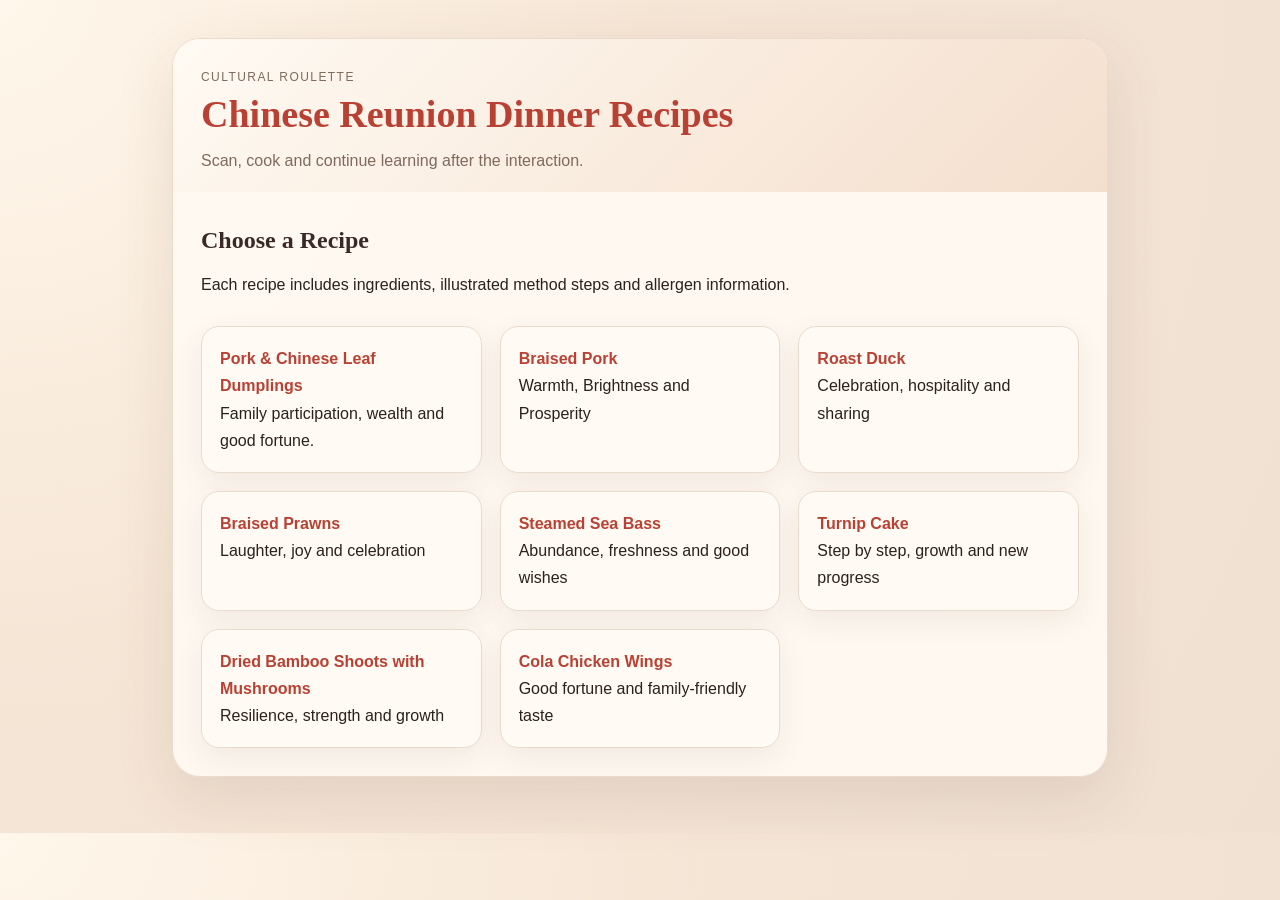
<file: index.html>
<!DOCTYPE html>
<html lang="en">
<head>
<meta charset="utf-8">
<meta name="viewport" content="width=device-width, initial-scale=1">
<title>Chinese Reunion Dinner Recipes</title>
<link rel="stylesheet" href="css/recipe-style.css">
</head>
<body>
<main class="page">
  <article class="recipe-card">
    <header class="hero">
      <div class="kicker">Cultural Roulette</div>
      <h1>Chinese Reunion Dinner Recipes</h1>
      <p class="subtitle">Scan, cook and continue learning after the interaction.</p>
    </header>
    <div class="content">
      <section class="section">
        <h2>Choose a Recipe</h2>
        <p>Each recipe includes ingredients, illustrated method steps and allergen information.</p>
      </section>
      <div class="grid">
        <a class="recipe-link" href="recipes/dumplings.html"><b>Pork & Chinese Leaf Dumplings</b><br><span>Family participation, wealth and good fortune.</span></a>
<a class="recipe-link" href="recipes/braised-pork.html"><b>Braised Pork</b><br><span>Warmth, Brightness and Prosperity</span></a>
<a class="recipe-link" href="recipes/roast-duck.html"><b>Roast Duck</b><br><span>Celebration, hospitality and sharing</span></a>
<a class="recipe-link" href="recipes/braised-prawns.html"><b>Braised Prawns</b><br><span>Laughter, joy and celebration</span></a>
<a class="recipe-link" href="recipes/sea-bass.html"><b>Steamed Sea Bass</b><br><span>Abundance, freshness and good wishes</span></a>
<a class="recipe-link" href="recipes/radish-cake.html"><b>Turnip Cake</b><br><span>Step by step, growth and new progress</span></a>
<a class="recipe-link" href="recipes/bamboo-mushroom.html"><b>Dried Bamboo Shoots with Mushrooms</b><br><span>Resilience, strength and growth</span></a>
<a class="recipe-link" href="recipes/cola-wings.html"><b>Cola Chicken Wings</b><br><span>Good fortune and family-friendly taste</span></a>
      </div>
    </div>
  </article>
</main>
</body>
</html>
</file>
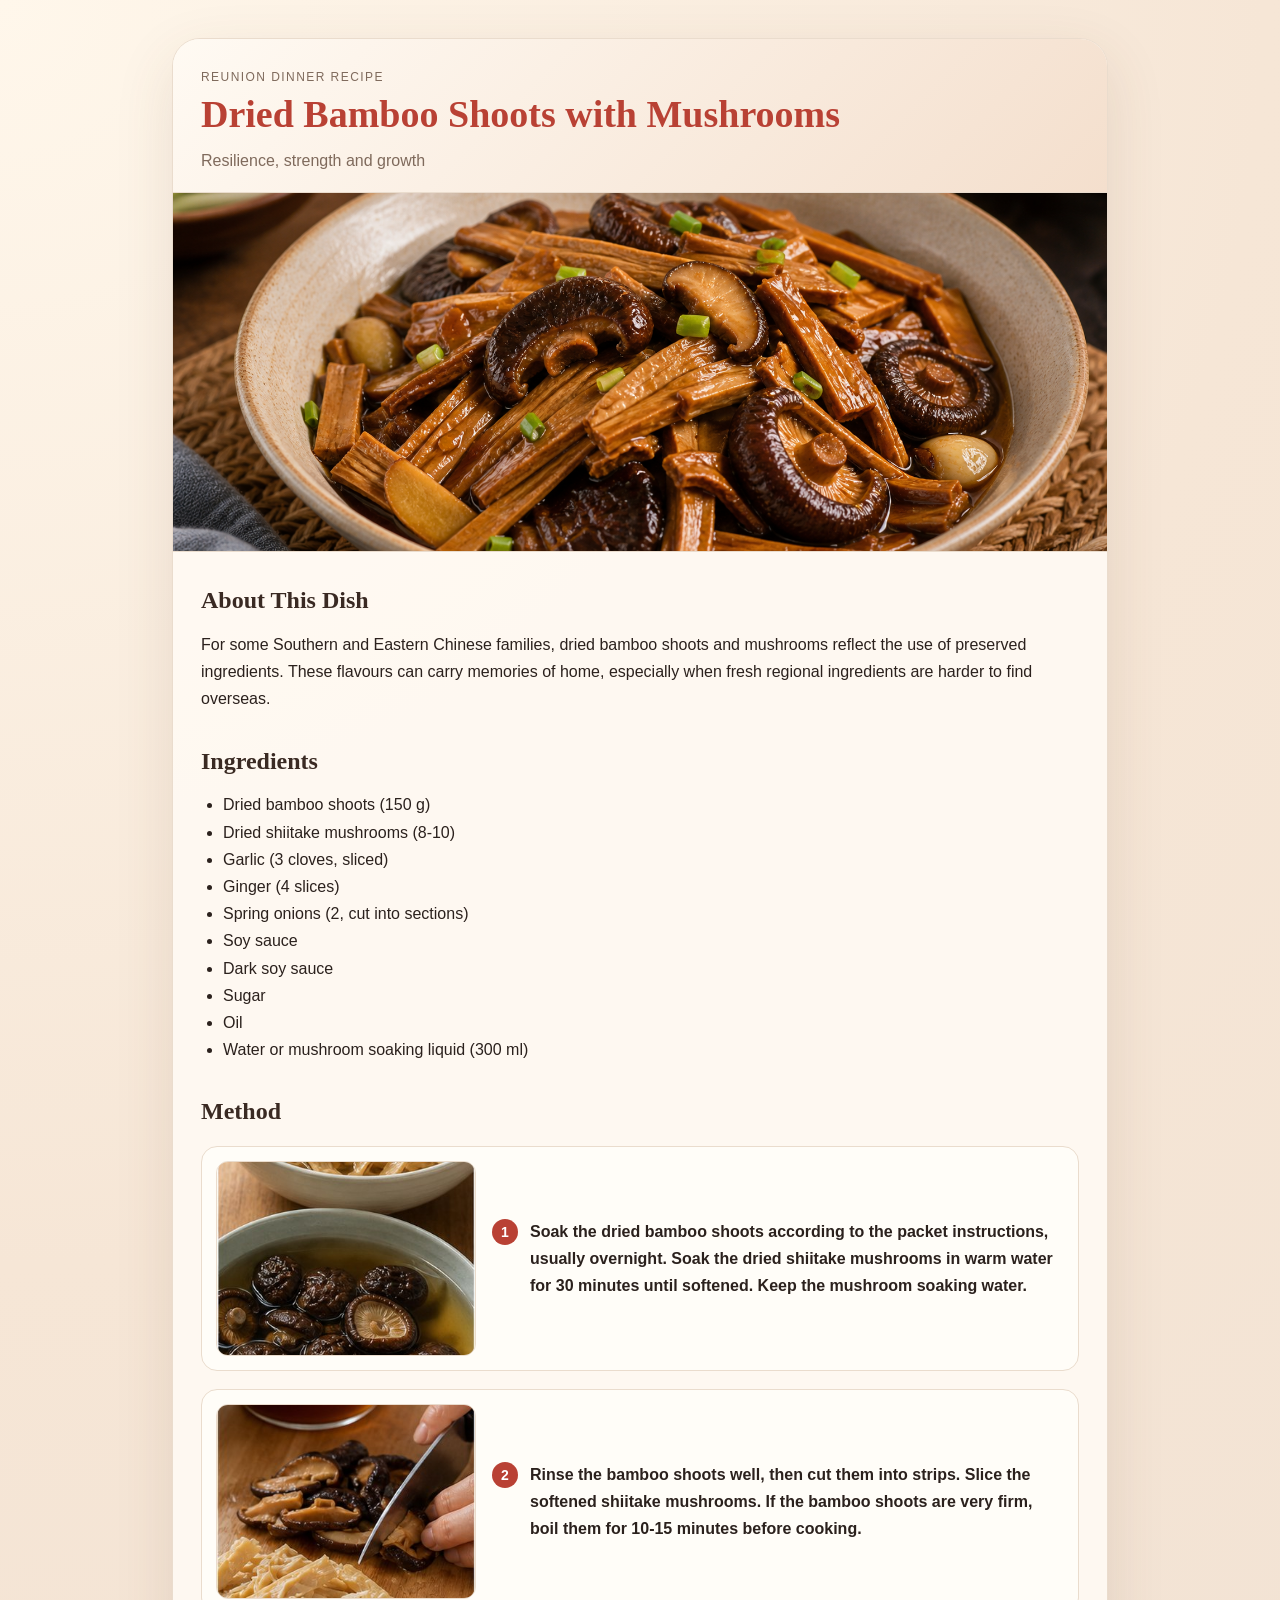
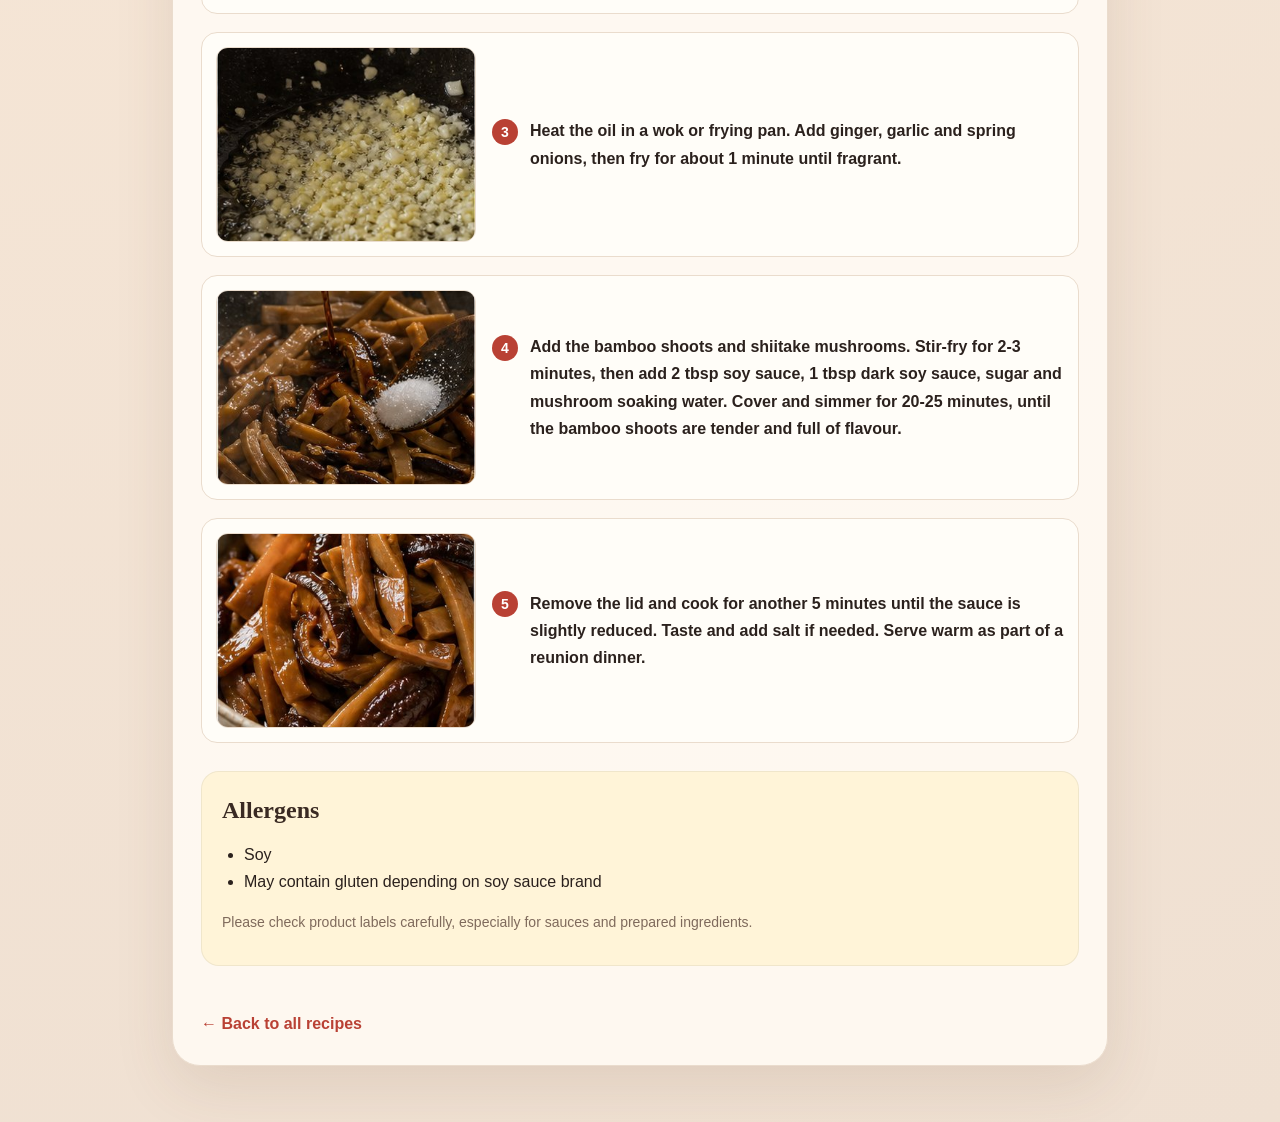
<file: recipes/bamboo-mushroom.html>
<!DOCTYPE html>
<html lang="en">
<head>
<meta charset="utf-8">
<meta name="viewport" content="width=device-width, initial-scale=1">
<title>Dried Bamboo Shoots with Mushrooms</title>
<link rel="stylesheet" href="../css/recipe-style.css">
</head>
<body>
<main class="page">
  <article class="recipe-card">
    <header class="hero">
      <div class="kicker">Reunion Dinner Recipe</div>
      <h1>Dried Bamboo Shoots with Mushrooms</h1>
      <p class="subtitle">Resilience, strength and growth</p>
    </header>

    <img src="../images/bamboo-mushroom-hero.png" alt="Dried Bamboo Shoots with Mushrooms" class="hero-image">

    <div class="content">
      <section class="section">
        <h2>About This Dish</h2>
        <p>For some Southern and Eastern Chinese families, dried bamboo shoots and mushrooms reflect the use of preserved ingredients. These flavours can carry memories of home, especially when fresh regional ingredients are harder to find overseas.</p>
      </section>

      <section class="section">
        <h2>Ingredients</h2>
        <ul>
          <li>Dried bamboo shoots (150 g)</li>
<li>Dried shiitake mushrooms (8-10)</li>
<li>Garlic (3 cloves, sliced)</li>
<li>Ginger (4 slices)</li>
<li>Spring onions (2, cut into sections)</li>
<li>Soy sauce</li>
<li>Dark soy sauce</li>
<li>Sugar</li>
<li>Oil</li>
<li>Water or mushroom soaking liquid (300 ml)</li>
        </ul>
      </section>

      <section class="section">
        <h2>Method</h2>
        <ol class="method-list">
          <li class="method-step">
            <img src="../images/method/bamboo-mushroom-step-1.jpg" alt="Soak dried bamboo shoots and mushrooms until softened. - step 1 for bamboo mushroom" class="method-image">
            <span>Soak the dried bamboo shoots according to the packet instructions, usually overnight. Soak the dried shiitake mushrooms in warm water for 30 minutes until softened. Keep the mushroom soaking water.</span>
          </li>
          <li class="method-step">
            <img src="../images/method/bamboo-mushroom-step-2.jpg" alt="Slice the ingredients and reserve mushroom soaking liquid. - step 2 for bamboo mushroom" class="method-image">
            <span>Rinse the bamboo shoots well, then cut them into strips. Slice the softened shiitake mushrooms. If the bamboo shoots are very firm, boil them for 10-15 minutes before cooking.</span>
          </li>
          <li class="method-step">
            <img src="../images/method/bamboo-mushroom-step-3.jpg" alt="Fry ginger and garlic until fragrant. - step 3 for bamboo mushroom" class="method-image">
            <span>Heat the oil in a wok or frying pan. Add ginger, garlic and spring onions, then fry for about 1 minute until fragrant.</span>
          </li>
          <li class="method-step">
            <img src="../images/method/bamboo-mushroom-step-4.jpg" alt="Add bamboo shoots and mushrooms, then season with soy sauce and a little sugar. - step 4 for bamboo mushroom" class="method-image">
            <span>Add the bamboo shoots and shiitake mushrooms. Stir-fry for 2-3 minutes, then add 2 tbsp soy sauce, 1 tbsp dark soy sauce, sugar and mushroom soaking water. Cover and simmer for 20-25 minutes, until the bamboo shoots are tender and full of flavour.</span>
          </li>
          <li class="method-step">
            <img src="../images/method/bamboo-mushroom-step-5.jpg" alt="Simmer until the flavours become rich and balanced. - step 5 for bamboo mushroom" class="method-image">
            <span>Remove the lid and cook for another 5 minutes until the sauce is slightly reduced. Taste and add salt if needed. Serve warm as part of a reunion dinner.</span>
          </li>
        </ol>
      </section>

      <section class="info-box allergen">
        <h2>Allergens</h2>
        <ul>
          <li>Soy</li>
<li>May contain gluten depending on soy sauce brand</li>
        </ul>
        <p class="note">Please check product labels carefully, especially for sauces and prepared ingredients.</p>
      </section>


      <a href="../index.html" class="back-link">&larr; Back to all recipes</a>
    </div>
  </article>
</main>
</body>
</html>
</file>
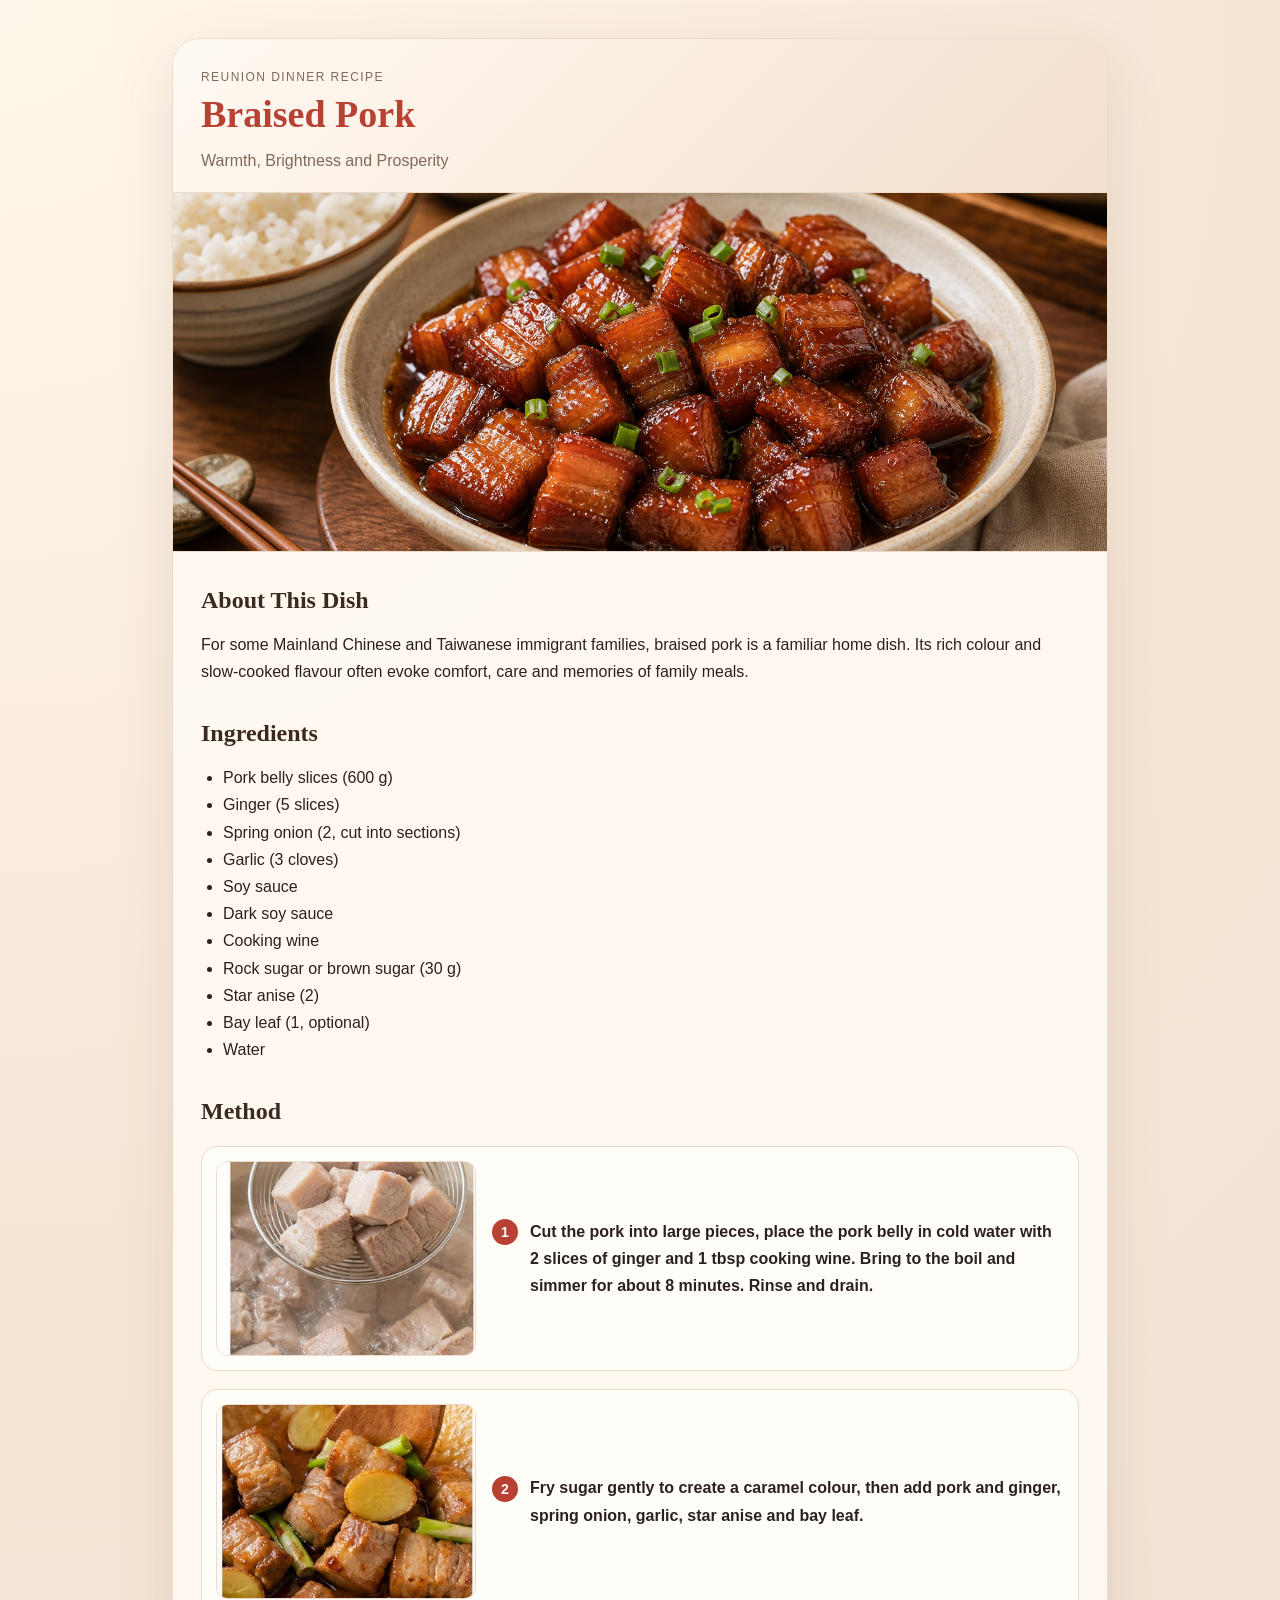
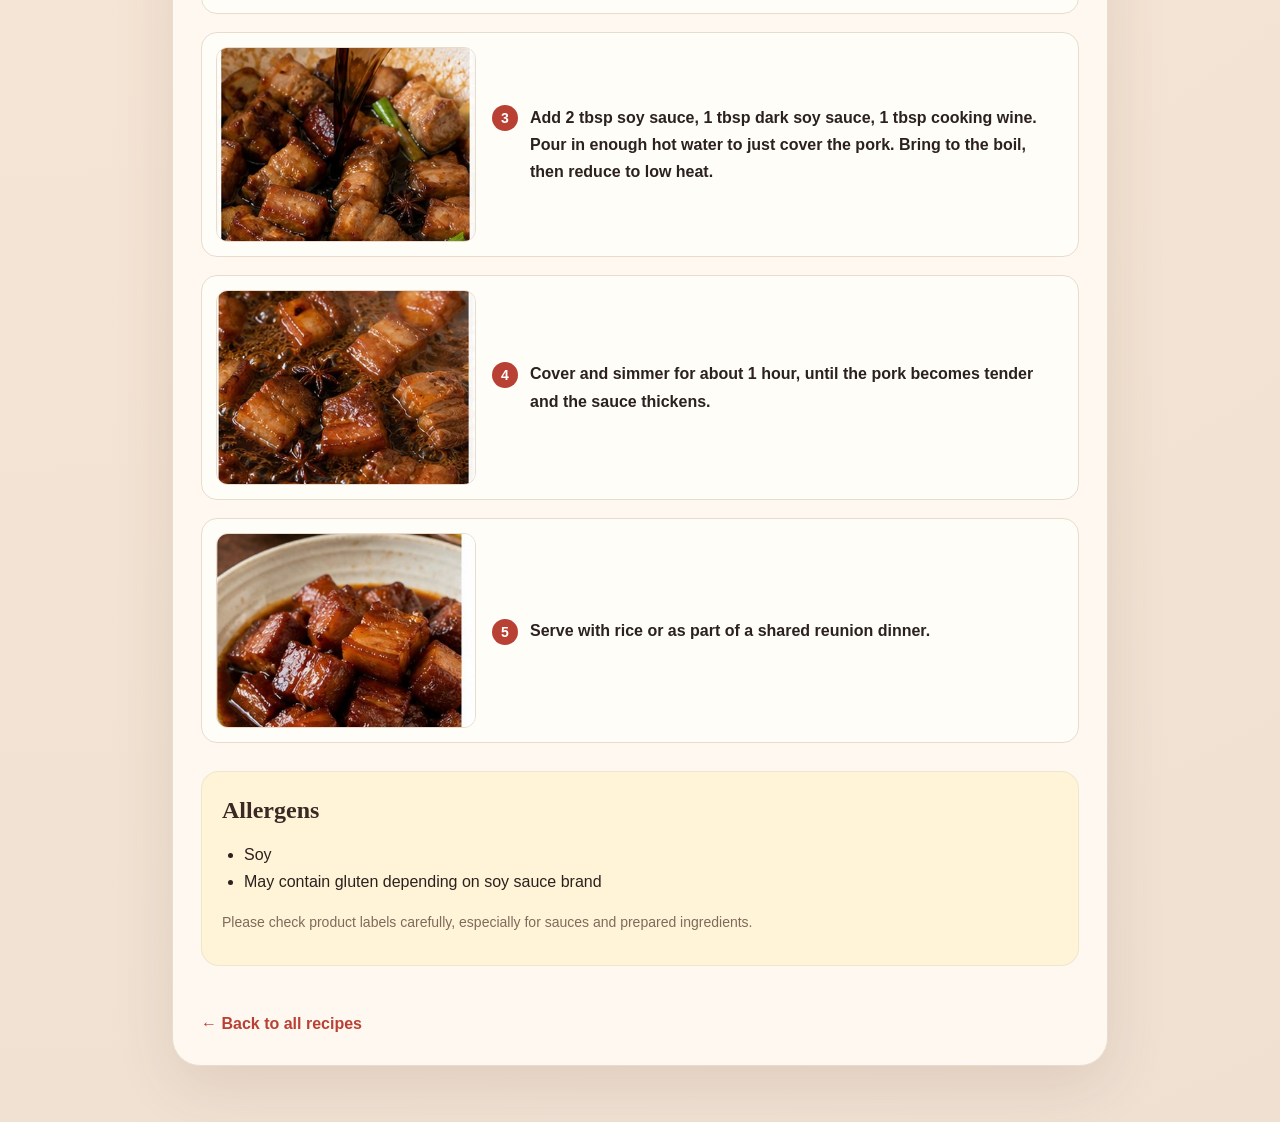
<file: recipes/braised-pork.html>
<!DOCTYPE html>
<html lang="en">
<head>
<meta charset="utf-8">
<meta name="viewport" content="width=device-width, initial-scale=1">
<title>Braised Pork</title>
<link rel="stylesheet" href="../css/recipe-style.css">
</head>
<body>
<main class="page">
  <article class="recipe-card">
    <header class="hero">
      <div class="kicker">Reunion Dinner Recipe</div>
      <h1>Braised Pork</h1>
      <p class="subtitle">Warmth, Brightness and Prosperity</p>
    </header>

    <img src="../images/braised-pork-hero.png" alt="Braised Pork" class="hero-image">

    <div class="content">
      <section class="section">
        <h2>About This Dish</h2>
        <p>For some Mainland Chinese and Taiwanese immigrant families, braised pork is a familiar home dish. Its rich colour and slow-cooked flavour often evoke comfort, care and memories of family meals.</p>
      </section>

      <section class="section">
        <h2>Ingredients</h2>
        <ul>
          <li>Pork belly slices (600 g)</li>
<li>Ginger (5 slices)</li>
<li>Spring onion (2, cut into sections)</li>
<li>Garlic (3 cloves)</li>
<li>Soy sauce</li>
<li>Dark soy sauce</li>
<li>Cooking wine</li>
<li>Rock sugar or brown sugar (30 g)</li>
<li>Star anise (2)</li>
<li>Bay leaf (1, optional)</li>
<li>Water</li>
        </ul>
      </section>

      <section class="section">
        <h2>Method</h2>
        <ol class="method-list">
          <li class="method-step">
            <img src="../images/method/braised-pork-step-1.jpg" alt="Cut the pork into large pieces, place the pork belly in cold water with 2 slices of ginger and 1 tbsp cooking wine. Bring to the boil and simmer for about 8 minutes. Rinse and drain. - step 1 for braised pork" class="method-image">
            <span>Cut the pork into large pieces, place the pork belly in cold water with 2 slices of ginger and 1 tbsp cooking wine. Bring to the boil and simmer for about 8 minutes. Rinse and drain.</span>
          </li>
          <li class="method-step">
            <img src="../images/method/braised-pork-step-2.jpg" alt="Fry sugar gently to create a caramel colour, then add pork and aromatics. - step 2 for braised pork" class="method-image">
            <span>Fry sugar gently to create a caramel colour, then add pork and ginger, spring onion, garlic, star anise and bay leaf.</span>
          </li>
          <li class="method-step">
            <img src="../images/method/braised-pork-step-3.jpg" alt="Add soy sauce, dark soy sauce, cooking wine, spices and water. - step 3 for braised pork" class="method-image">
            <span>Add 2 tbsp soy sauce, 1 tbsp dark soy sauce, 1 tbsp cooking wine. Pour in enough hot water to just cover the pork. Bring to the boil, then reduce to low heat.</span>
          </li>
          <li class="method-step">
            <img src="../images/method/braised-pork-step-4.jpg" alt="Simmer slowly until the pork becomes tender and the sauce thickens. - step 4 for braised pork" class="method-image">
            <span>Cover and simmer for about 1 hour, until the pork becomes tender and the sauce thickens.</span>
          </li>
          <li class="method-step">
            <img src="../images/method/braised-pork-step-5.jpg" alt="Serve with rice or as part of a shared reunion dinner. - step 5 for braised pork" class="method-image">
            <span>Serve with rice or as part of a shared reunion dinner.</span>
          </li>
        </ol>
      </section>

      <section class="info-box allergen">
        <h2>Allergens</h2>
        <ul>
          <li>Soy</li>
<li>May contain gluten depending on soy sauce brand</li>
        </ul>
        <p class="note">Please check product labels carefully, especially for sauces and prepared ingredients.</p>
      </section>


      <a href="../index.html" class="back-link">&larr; Back to all recipes</a>
    </div>
  </article>
</main>
</body>
</html>
</file>
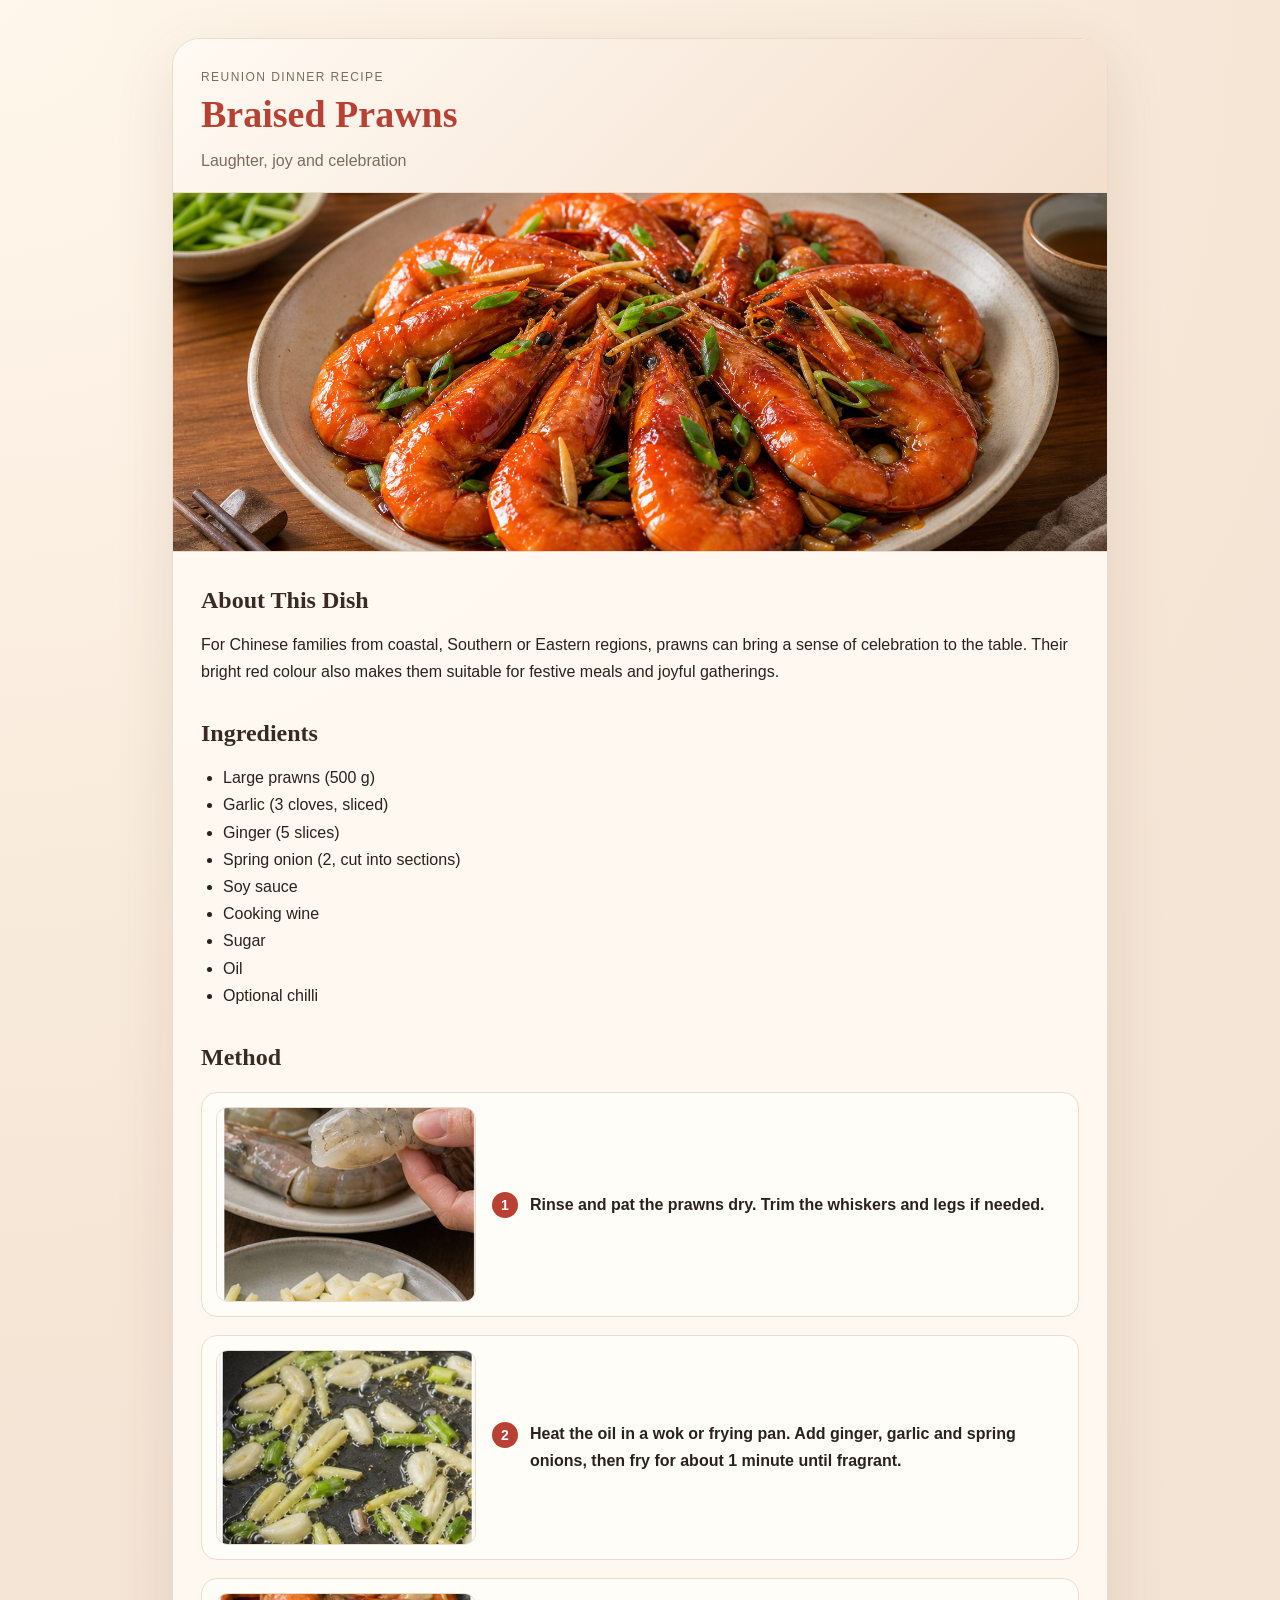
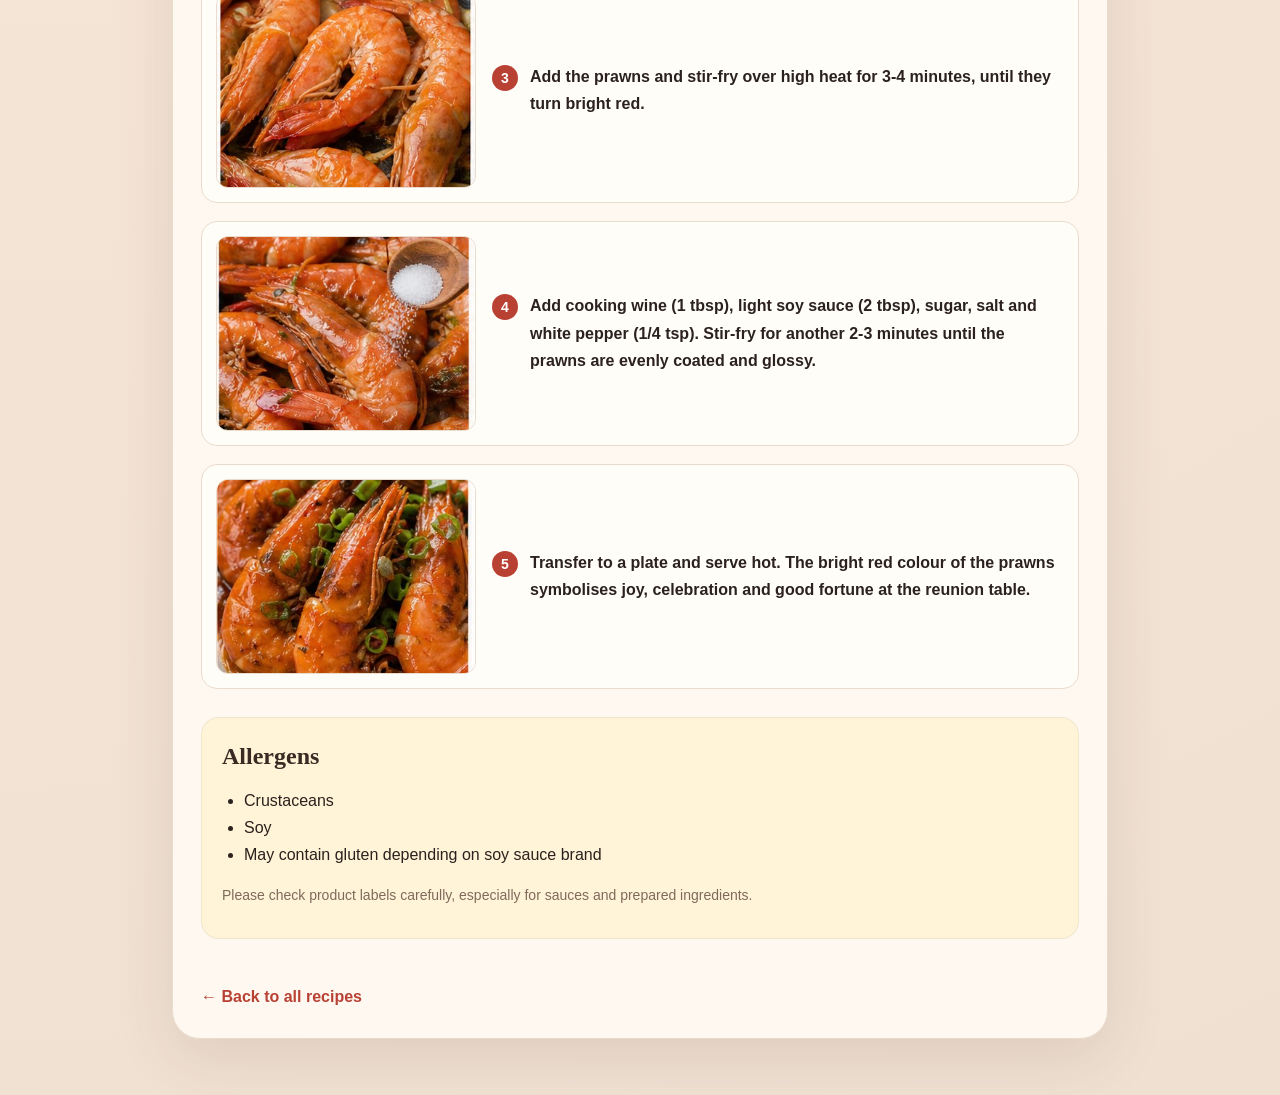
<file: recipes/braised-prawns.html>
<!DOCTYPE html>
<html lang="en">
<head>
<meta charset="utf-8">
<meta name="viewport" content="width=device-width, initial-scale=1">
<title>Braised Prawns</title>
<link rel="stylesheet" href="../css/recipe-style.css">
</head>
<body>
<main class="page">
  <article class="recipe-card">
    <header class="hero">
      <div class="kicker">Reunion Dinner Recipe</div>
      <h1>Braised Prawns</h1>
      <p class="subtitle">Laughter, joy and celebration</p>
    </header>

    <img src="../images/braised-prawns-hero.png" alt="Braised Prawns" class="hero-image">

    <div class="content">
      <section class="section">
        <h2>About This Dish</h2>
        <p>For Chinese families from coastal, Southern or Eastern regions, prawns can bring a sense of celebration to the table. Their bright red colour also makes them suitable for festive meals and joyful gatherings.</p>
      </section>

      <section class="section">
        <h2>Ingredients</h2>
        <ul>
          <li>Large prawns (500 g)</li>
<li>Garlic (3 cloves, sliced)</li>
<li>Ginger (5 slices)</li>
<li>Spring onion (2, cut into sections)</li>
<li>Soy sauce</li>
<li>Cooking wine</li>
<li>Sugar</li>
<li>Oil</li>
<li>Optional chilli</li>
        </ul>
      </section>

      <section class="section">
        <h2>Method</h2>
        <ol class="method-list">
          <li class="method-step">
            <img src="../images/method/braised-prawns-step-1.jpg" alt="Clean the prawns and prepare aromatics. - step 1 for braised prawns" class="method-image">
            <span>Rinse and pat the prawns dry. Trim the whiskers and legs if needed.</span>
          </li>
          <li class="method-step">
            <img src="../images/method/braised-prawns-step-2.jpg" alt="Fry garlic, ginger and spring onion until fragrant. - step 2 for braised prawns" class="method-image">
            <span>Heat the oil in a wok or frying pan. Add ginger, garlic and spring onions, then fry for about 1 minute until fragrant.</span>
          </li>
          <li class="method-step">
            <img src="../images/method/braised-prawns-step-3.jpg" alt="Add prawns and cook until they turn bright red. - step 3 for braised prawns" class="method-image">
            <span>Add the prawns and stir-fry over high heat for 3-4 minutes, until they turn bright red.</span>
          </li>
          <li class="method-step">
            <img src="../images/method/braised-prawns-step-4.jpg" alt="Add soy sauce, cooking wine and a small amount of sugar. - step 4 for braised prawns" class="method-image">
            <span>Add cooking wine (1 tbsp), light soy sauce (2 tbsp), sugar, salt and white pepper (1/4 tsp). Stir-fry for another 2-3 minutes until the prawns are evenly coated and glossy.</span>
          </li>
          <li class="method-step">
            <img src="../images/method/braised-prawns-step-5.jpg" alt="Reduce the sauce until glossy and serve hot. - step 5 for braised prawns" class="method-image">
            <span>Transfer to a plate and serve hot. The bright red colour of the prawns symbolises joy, celebration and good fortune at the reunion table.</span>
          </li>
        </ol>
      </section>

      <section class="info-box allergen">
        <h2>Allergens</h2>
        <ul>
          <li>Crustaceans</li>
<li>Soy</li>
<li>May contain gluten depending on soy sauce brand</li>
        </ul>
        <p class="note">Please check product labels carefully, especially for sauces and prepared ingredients.</p>
      </section>


      <a href="../index.html" class="back-link">&larr; Back to all recipes</a>
    </div>
  </article>
</main>
</body>
</html>
</file>
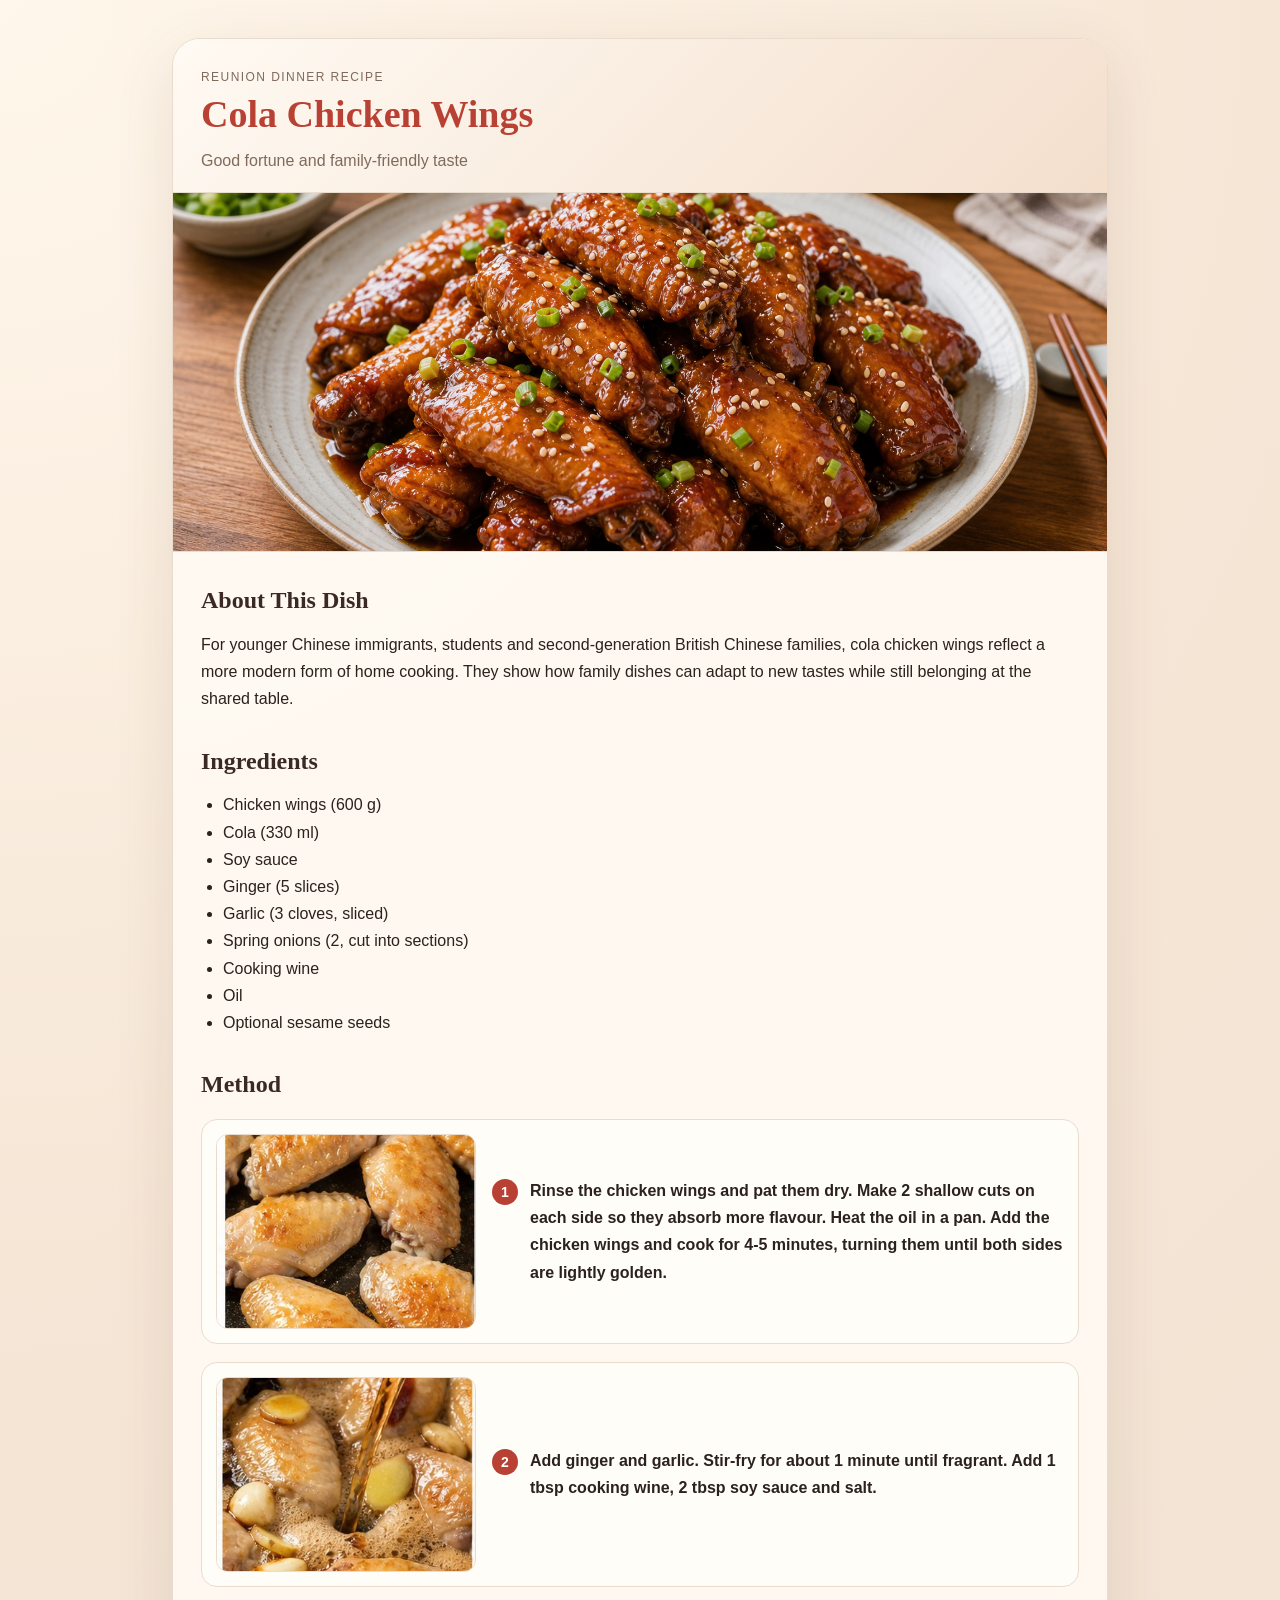
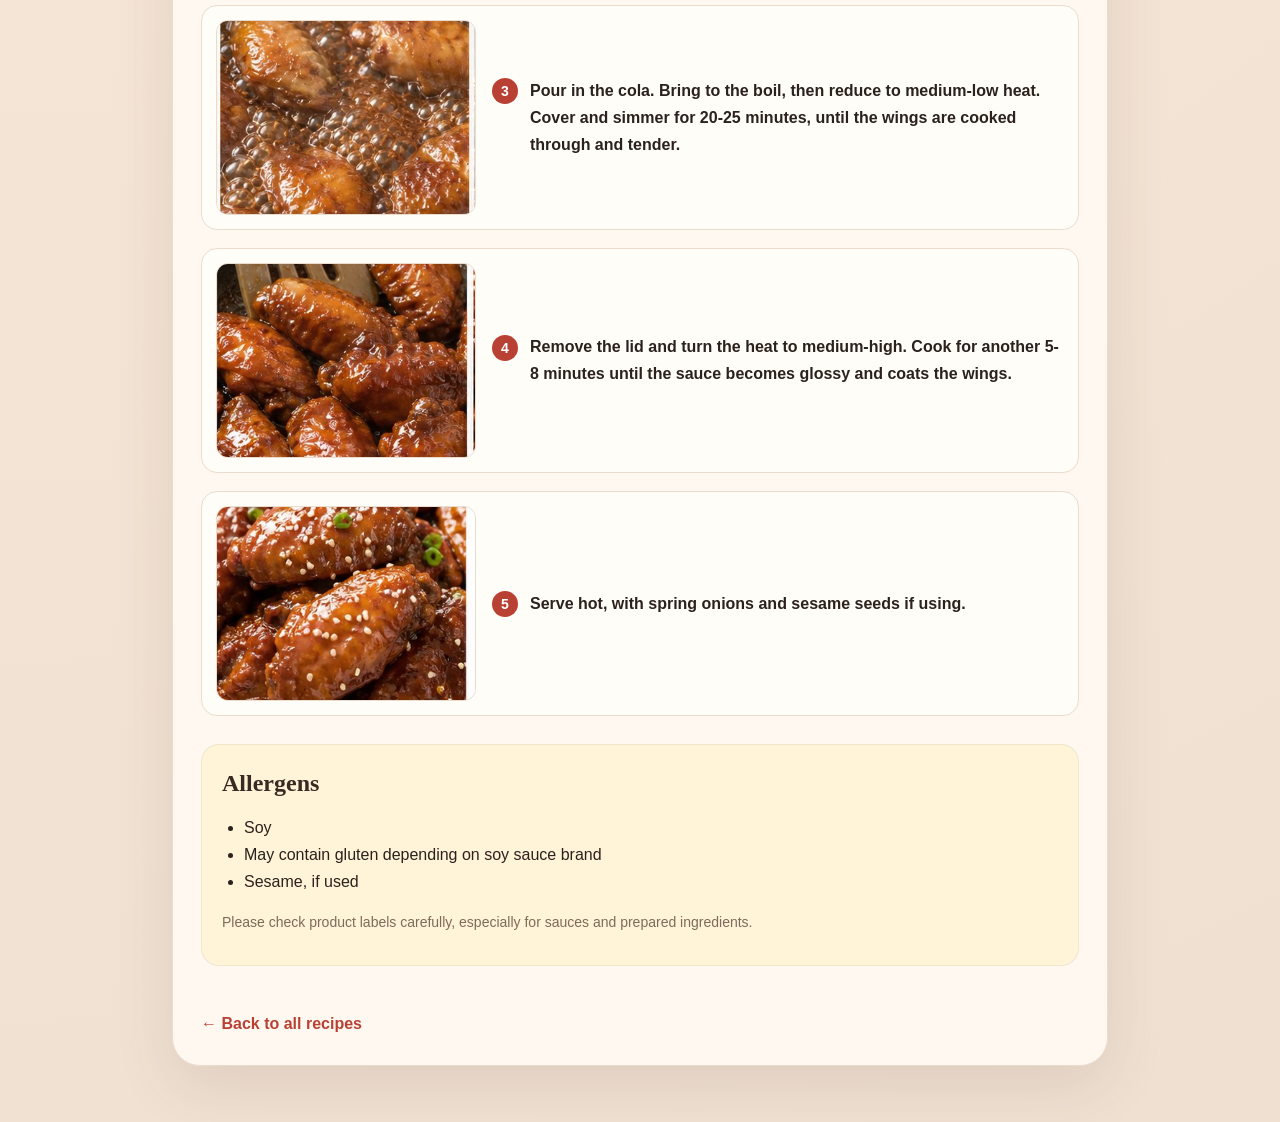
<file: recipes/cola-wings.html>
<!DOCTYPE html>
<html lang="en">
<head>
<meta charset="utf-8">
<meta name="viewport" content="width=device-width, initial-scale=1">
<title>Cola Chicken Wings</title>
<link rel="stylesheet" href="../css/recipe-style.css">
</head>
<body>
<main class="page">
  <article class="recipe-card">
    <header class="hero">
      <div class="kicker">Reunion Dinner Recipe</div>
      <h1>Cola Chicken Wings</h1>
      <p class="subtitle">Good fortune and family-friendly taste</p>
    </header>

    <img src="../images/cola-wings-hero.png" alt="Cola Chicken Wings" class="hero-image">

    <div class="content">
      <section class="section">
        <h2>About This Dish</h2>
        <p>For younger Chinese immigrants, students and second-generation British Chinese families, cola chicken wings reflect a more modern form of home cooking. They show how family dishes can adapt to new tastes while still belonging at the shared table.</p>
      </section>

      <section class="section">
        <h2>Ingredients</h2>
        <ul>
          <li>Chicken wings (600 g)</li>
<li>Cola (330 ml)</li>
<li>Soy sauce</li>
<li>Ginger (5 slices)</li>
<li>Garlic (3 cloves, sliced)</li>
<li>Spring onions (2, cut into sections)</li>
<li>Cooking wine</li>
<li>Oil</li>
<li>Optional sesame seeds</li>
        </ul>
      </section>

      <section class="section">
        <h2>Method</h2>
        <ol class="method-list">
          <li class="method-step">
            <img src="../images/method/cola-wings-step-1.jpg" alt="Brown the chicken wings in a pan. - step 1 for cola wings" class="method-image">
            <span>Rinse the chicken wings and pat them dry. Make 2 shallow cuts on each side so they absorb more flavour. Heat the oil in a pan. Add the chicken wings and cook for 4-5 minutes, turning them until both sides are lightly golden.</span>
          </li>
          <li class="method-step">
            <img src="../images/method/cola-wings-step-2.jpg" alt="Add ginger, garlic, soy sauce, cooking wine and cola. - step 2 for cola wings" class="method-image">
            <span>Add ginger and garlic. Stir-fry for about 1 minute until fragrant. Add 1 tbsp cooking wine, 2 tbsp soy sauce and salt.</span>
          </li>
          <li class="method-step">
            <img src="../images/method/cola-wings-step-3.jpg" alt="Simmer until the wings are cooked and the sauce thickens. - step 3 for cola wings" class="method-image">
            <span>Pour in the cola. Bring to the boil, then reduce to medium-low heat. Cover and simmer for 20-25 minutes, until the wings are cooked through and tender.</span>
          </li>
          <li class="method-step">
            <img src="../images/method/cola-wings-step-4.jpg" alt="Turn the wings to coat evenly in the glossy sauce. - step 4 for cola wings" class="method-image">
            <span>Remove the lid and turn the heat to medium-high. Cook for another 5-8 minutes until the sauce becomes glossy and coats the wings.</span>
          </li>
          <li class="method-step">
            <img src="../images/method/cola-wings-step-5.jpg" alt="Serve as a sharing dish. - step 5 for cola wings" class="method-image">
            <span>Serve hot, with  spring onions and sesame seeds if using.</span>
          </li>
        </ol>
      </section>

      <section class="info-box allergen">
        <h2>Allergens</h2>
        <ul>
          <li>Soy</li>
<li>May contain gluten depending on soy sauce brand</li>
<li>Sesame, if used</li>
        </ul>
        <p class="note">Please check product labels carefully, especially for sauces and prepared ingredients.</p>
      </section>


      <a href="../index.html" class="back-link">&larr; Back to all recipes</a>
    </div>
  </article>
</main>
</body>
</html>
</file>
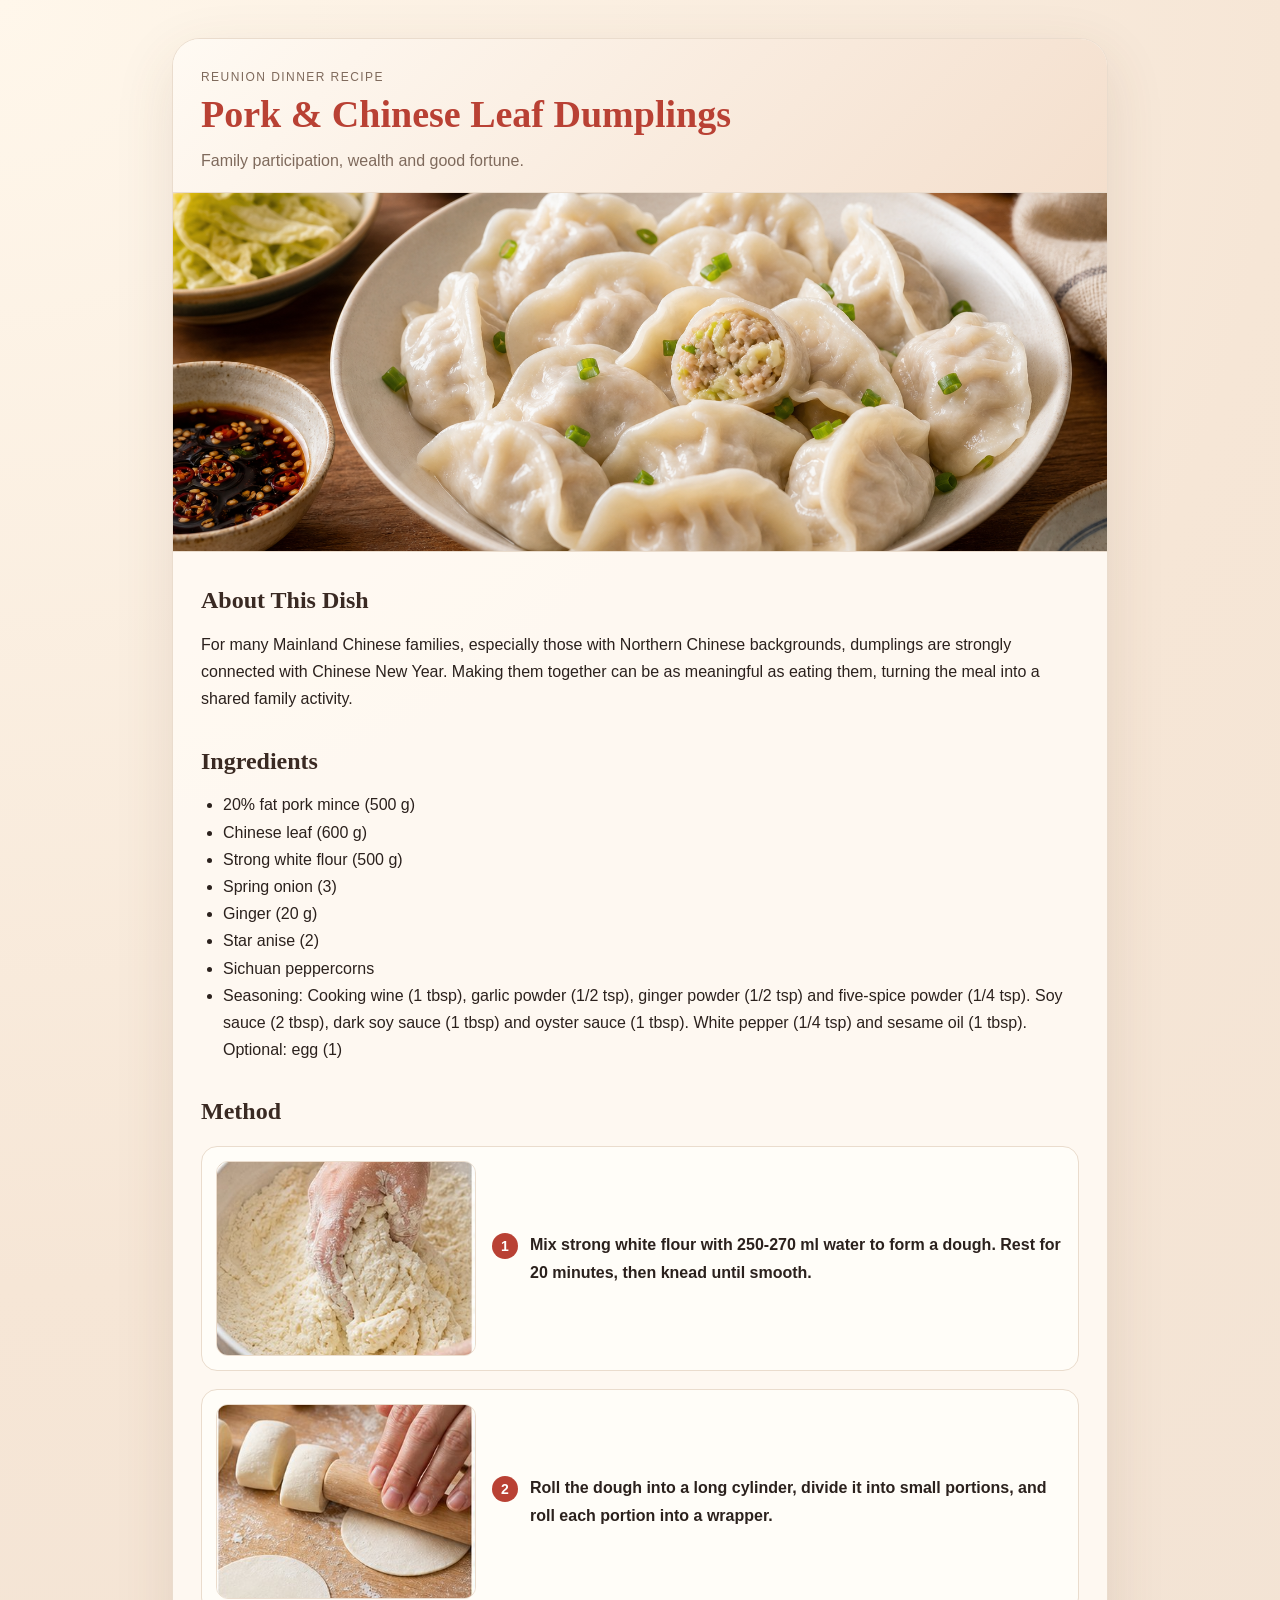
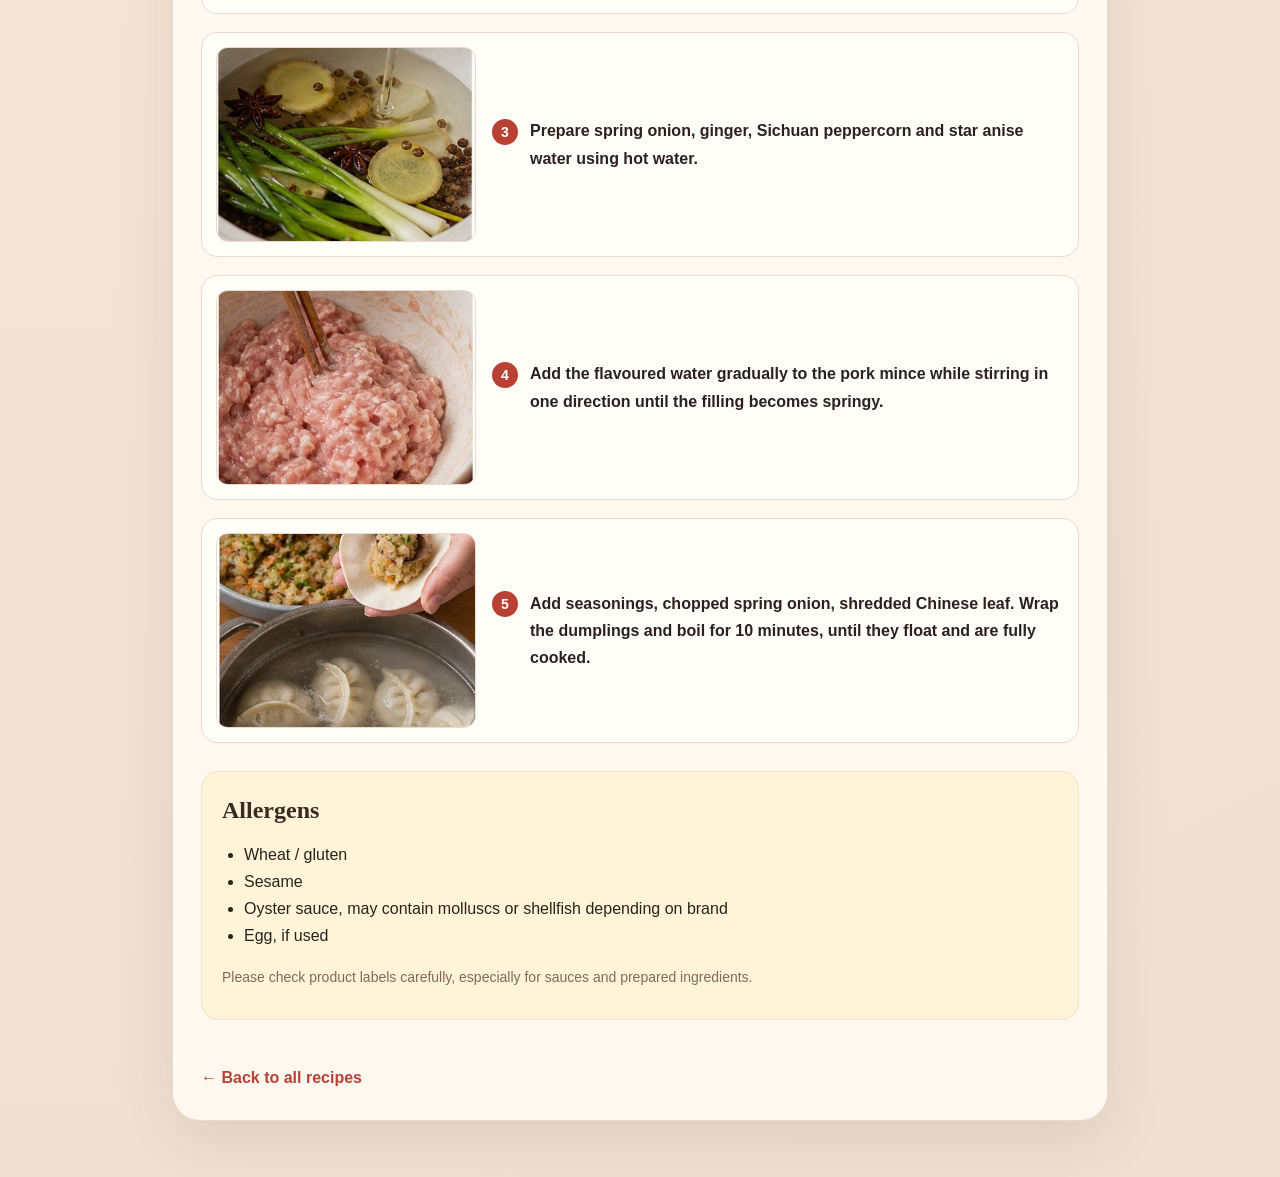
<file: recipes/dumplings.html>
<!DOCTYPE html>
<html lang="en">
<head>
<meta charset="utf-8">
<meta name="viewport" content="width=device-width, initial-scale=1">
<title>Pork & Chinese Leaf Dumplings</title>
<link rel="stylesheet" href="../css/recipe-style.css">
</head>
<body>
<main class="page">
  <article class="recipe-card">
    <header class="hero">
      <div class="kicker">Reunion Dinner Recipe</div>
      <h1>Pork & Chinese Leaf Dumplings</h1>
      <p class="subtitle">Family participation, wealth and good fortune.</p>
    </header>

    <img src="../images/dumplings-hero.png" alt="Pork & Chinese Leaf Dumplings" class="hero-image">

    <div class="content">
      <section class="section">
        <h2>About This Dish</h2>
        <p>For many Mainland Chinese families, especially those with Northern Chinese backgrounds, dumplings are strongly connected with Chinese New Year. Making them together can be as meaningful as eating them, turning the meal into a shared family activity.</p>
      </section>

      <section class="section">
        <h2>Ingredients</h2>
        <ul>
          <li>20% fat pork mince (500 g)</li>
<li>Chinese leaf (600 g)</li>
<li>Strong white flour (500 g)</li>
<li>Spring onion (3)</li>
<li>Ginger (20 g)</li>
<li>Star anise (2)</li>
<li>Sichuan peppercorns</li>
<li>Seasoning: Cooking wine (1 tbsp), garlic powder (1/2 tsp), ginger powder (1/2 tsp) and five-spice powder (1/4 tsp). Soy sauce (2 tbsp), dark soy sauce (1 tbsp) and oyster sauce (1 tbsp). White pepper (1/4 tsp) and sesame oil (1 tbsp). Optional: egg (1)</li>
        </ul>
      </section>

      <section class="section">
        <h2>Method</h2>
        <ol class="method-list">
          <li class="method-step">
            <img src="../images/method/dumplings-step-1.jpg" alt="Mix strong white flour with water to form a dough. Rest for 20 minutes, then knead until smooth. - step 1 for dumplings" class="method-image">
            <span>Mix strong white flour with 250-270 ml water to form a dough. Rest for 20 minutes, then knead until smooth.</span>
          </li>
          <li class="method-step">
            <img src="../images/method/dumplings-step-2.jpg" alt="Roll the dough into a long cylinder, divide it into small portions, and roll each portion into a wrapper. - step 2 for dumplings" class="method-image">
            <span>Roll the dough into a long cylinder, divide it into small portions, and roll each portion into a wrapper.</span>
          </li>
          <li class="method-step">
            <img src="../images/method/dumplings-step-3.jpg" alt="Prepare spring onion, ginger, Sichuan peppercorn and star anise water using hot water. - step 3 for dumplings" class="method-image">
            <span>Prepare spring onion, ginger, Sichuan peppercorn and star anise water using hot water.</span>
          </li>
          <li class="method-step">
            <img src="../images/method/dumplings-step-4.jpg" alt="Add the flavoured water gradually to the pork mince while stirring in one direction until the filling becomes springy. - step 4 for dumplings" class="method-image">
            <span>Add the flavoured water gradually to the pork mince while stirring in one direction until the filling becomes springy.</span>
          </li>
          <li class="method-step">
            <img src="../images/method/dumplings-step-5.jpg" alt="Add seasonings, chopped spring onion, Chinese leaf and carrot. Wrap the dumplings and boil until cooked. - step 5 for dumplings" class="method-image">
            <span>Add seasonings, chopped spring onion, shredded Chinese leaf. Wrap the dumplings and boil for 10 minutes, until they float and are fully cooked.</span>
          </li>
        </ol>
      </section>

      <section class="info-box allergen">
        <h2>Allergens</h2>
        <ul>
          <li>Wheat / gluten</li>
<li>Sesame</li>
<li>Oyster sauce, may contain molluscs or shellfish depending on brand</li>
<li>Egg, if used</li>
        </ul>
        <p class="note">Please check product labels carefully, especially for sauces and prepared ingredients.</p>
      </section>


      <a href="../index.html" class="back-link">&larr; Back to all recipes</a>
    </div>
  </article>
</main>
</body>
</html>
</file>
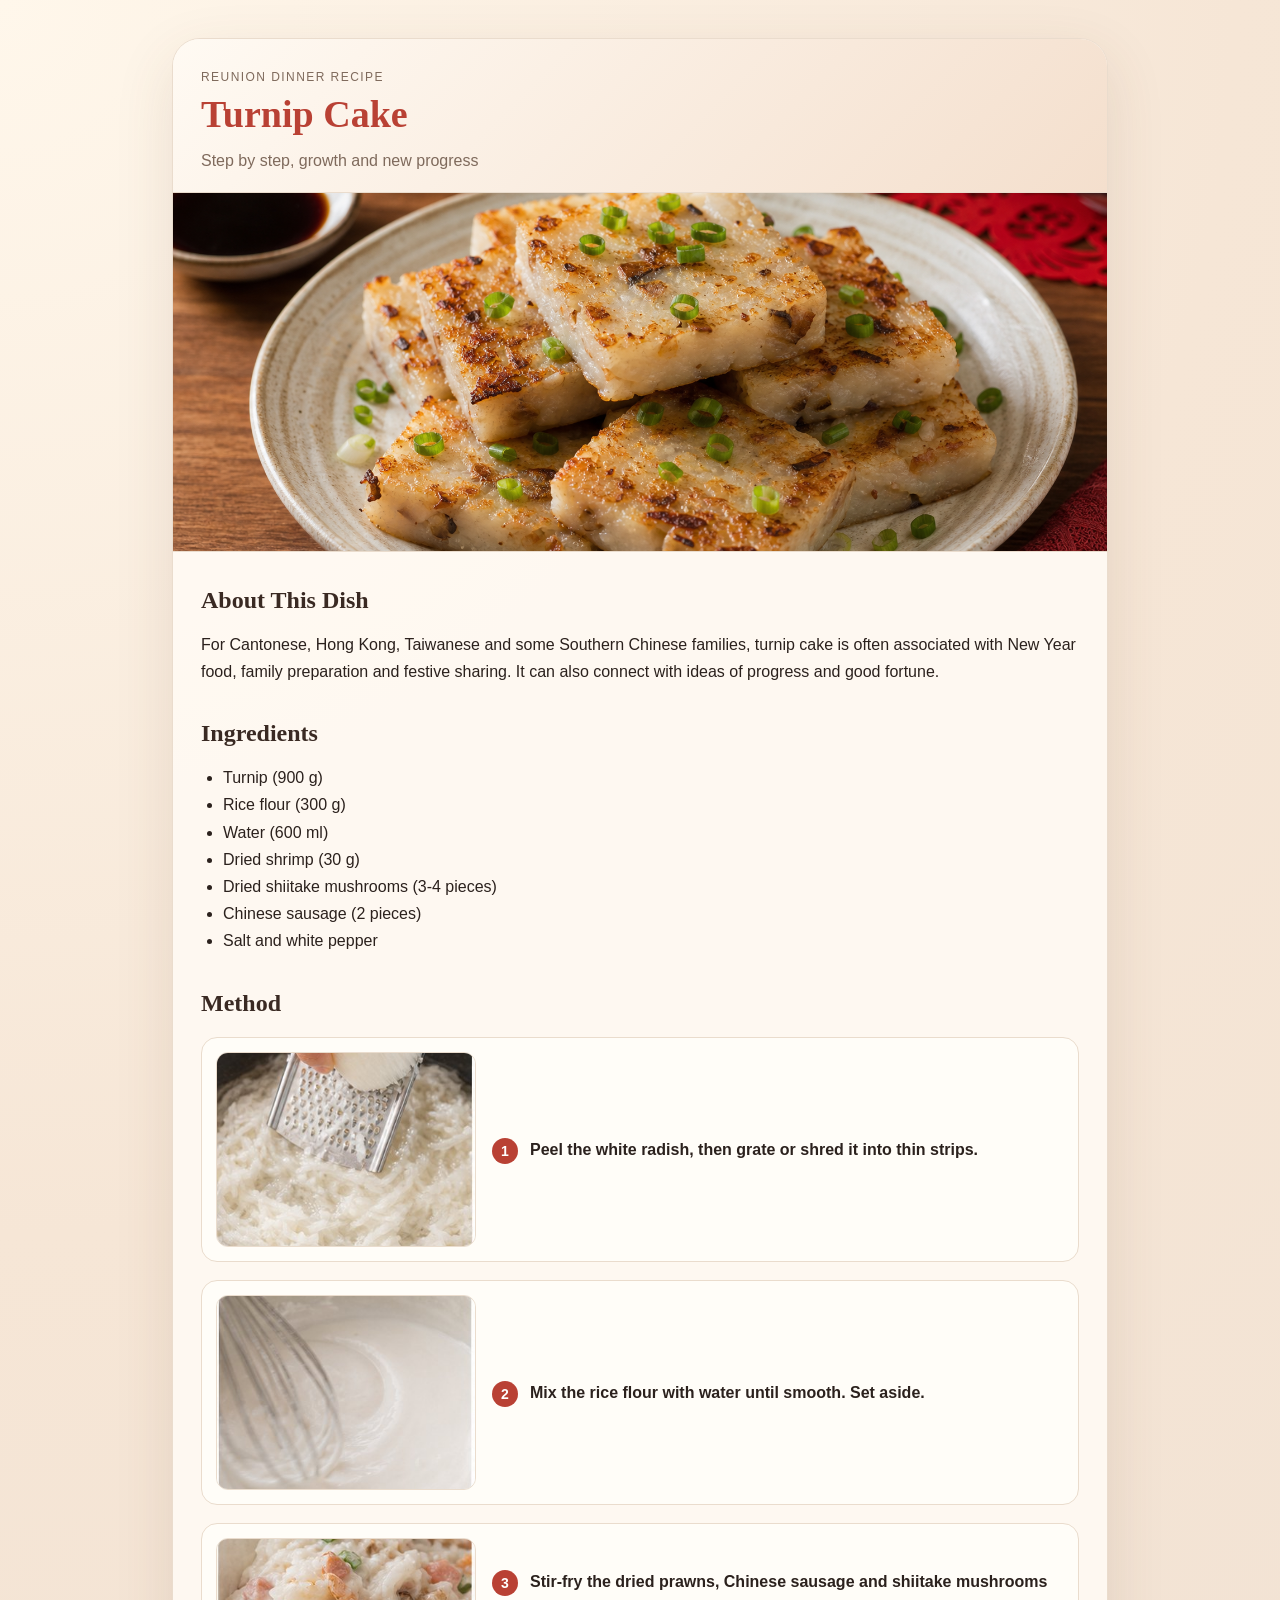
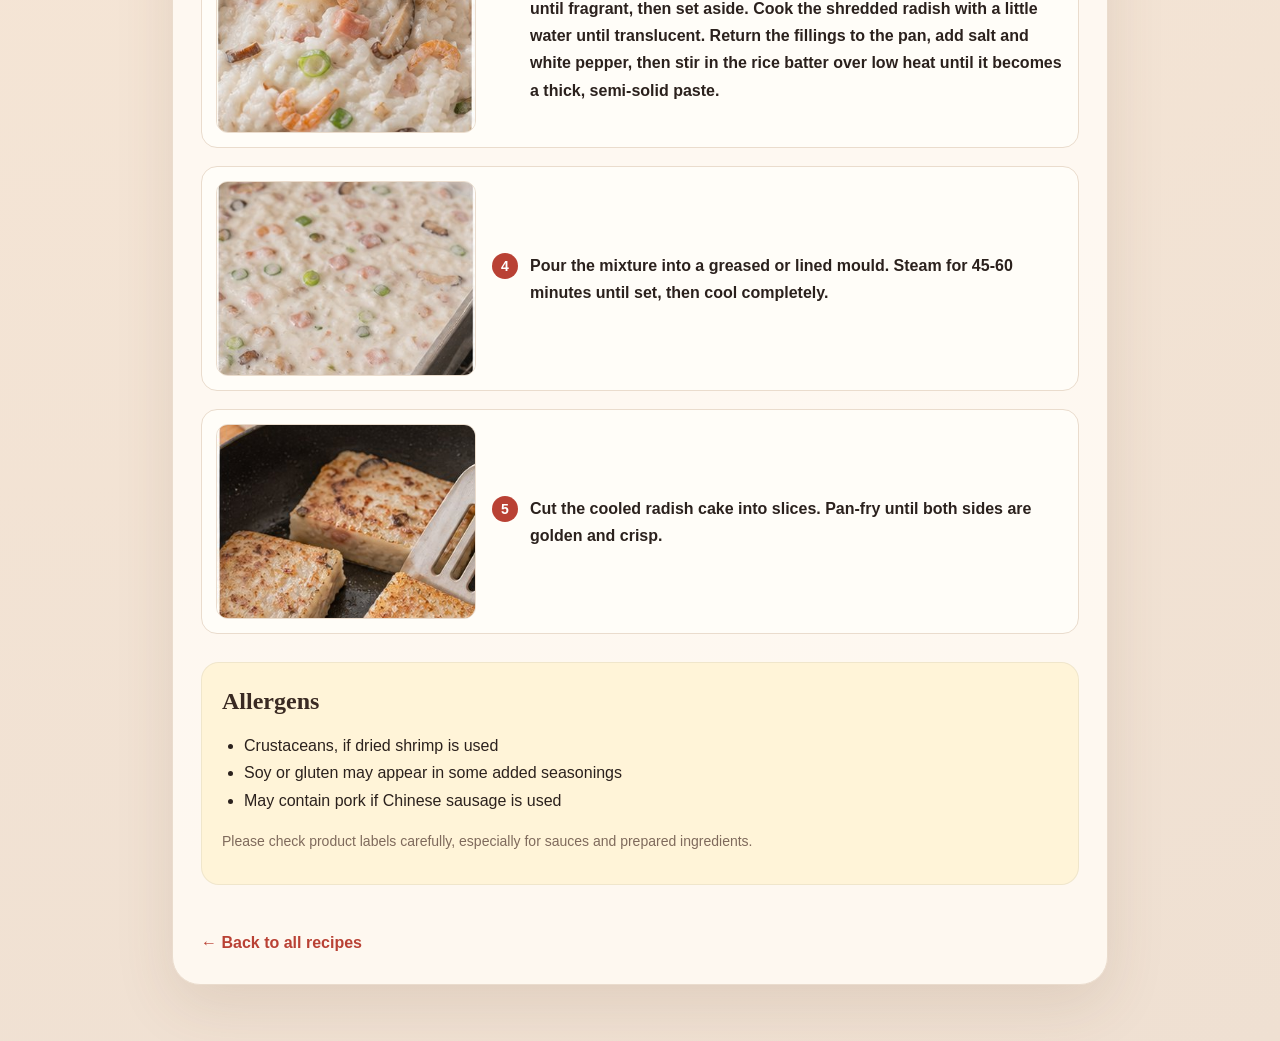
<file: recipes/radish-cake.html>
<!DOCTYPE html>
<html lang="en">
<head>
<meta charset="utf-8">
<meta name="viewport" content="width=device-width, initial-scale=1">
<title>Turnip Cake</title>
<link rel="stylesheet" href="../css/recipe-style.css">
</head>
<body>
<main class="page">
  <article class="recipe-card">
    <header class="hero">
      <div class="kicker">Reunion Dinner Recipe</div>
      <h1>Turnip Cake</h1>
      <p class="subtitle">Step by step, growth and new progress</p>
    </header>

    <img src="../images/radish-cake-hero.png" alt="Turnip Cake" class="hero-image">

    <div class="content">
      <section class="section">
        <h2>About This Dish</h2>
        <p>For Cantonese, Hong Kong, Taiwanese and some Southern Chinese families, turnip cake is often associated with New Year food, family preparation and festive sharing. It can also connect with ideas of progress and good fortune.</p>
      </section>

      <section class="section">
        <h2>Ingredients</h2>
        <ul>
          <li>Turnip (900 g)</li>
<li>Rice flour (300 g)</li>
<li>Water (600 ml)</li>
<li>Dried shrimp (30 g)</li>
<li>Dried shiitake mushrooms (3-4 pieces)</li>
<li>Chinese sausage (2 pieces)</li>
<li>Salt and white pepper</li>
        </ul>
      </section>

      <section class="section">
        <h2>Method</h2>
        <ol class="method-list">
          <li class="method-step">
            <img src="../images/method/radish-cake-step-1.jpg" alt="Grate or shred the turnip. - step 1 for turnip cake" class="method-image">
            <span>Peel the white radish, then grate or shred it into thin strips.</span>
          </li>
          <li class="method-step">
            <img src="../images/method/radish-cake-step-2.jpg" alt="Mix the rice flour with water until smooth. Set aside. - step 2 for turnip cake" class="method-image">
            <span>Mix the rice flour with water until smooth. Set aside.</span>
          </li>
          <li class="method-step">
            <img src="../images/method/radish-cake-step-3.jpg" alt="Stir-fry the dried prawns, Chinese sausage and shiitake mushrooms until fragrant, then set aside. Cook the shredded turnip with a little water until translucent. Return the fillings to the pan, add seasoning (salt and white pepper), then stir in the rice batter over low heat until it becomes a thick, semi-solid paste.- step 3 for turnip cake" class="method-image">
            <span>Stir-fry the dried prawns, Chinese sausage and shiitake mushrooms until fragrant, then set aside. Cook the shredded radish with a little water until translucent. Return the fillings to the pan, add salt and white pepper, then stir in the rice batter over low heat until it becomes a thick, semi-solid paste.</span>
          </li>
          <li class="method-step">
            <img src="../images/method/radish-cake-step-4.jpg" alt="Steam until set (45-60 minutes), then cool completely. - step 4 for turnip cake" class="method-image">
            <span>Pour the mixture into a greased or lined mould. Steam for 45-60 minutes until set, then cool completely.</span>
          </li>
          <li class="method-step">
            <img src="../images/method/radish-cake-step-5.jpg" alt="Slice and pan-fry before serving. - step 5 for turnip cake" class="method-image">
            <span>Cut the cooled radish cake into slices. Pan-fry until both sides are golden and crisp.</span>
          </li>
        </ol>
      </section>

      <section class="info-box allergen">
        <h2>Allergens</h2>
        <ul>
          <li>Crustaceans, if dried shrimp is used</li>
<li>Soy or gluten may appear in some added seasonings</li>
<li>May contain pork if Chinese sausage is used</li>
        </ul>
        <p class="note">Please check product labels carefully, especially for sauces and prepared ingredients.</p>
      </section>


      <a href="../index.html" class="back-link">&larr; Back to all recipes</a>
    </div>
  </article>
</main>
</body>
</html>
</file>
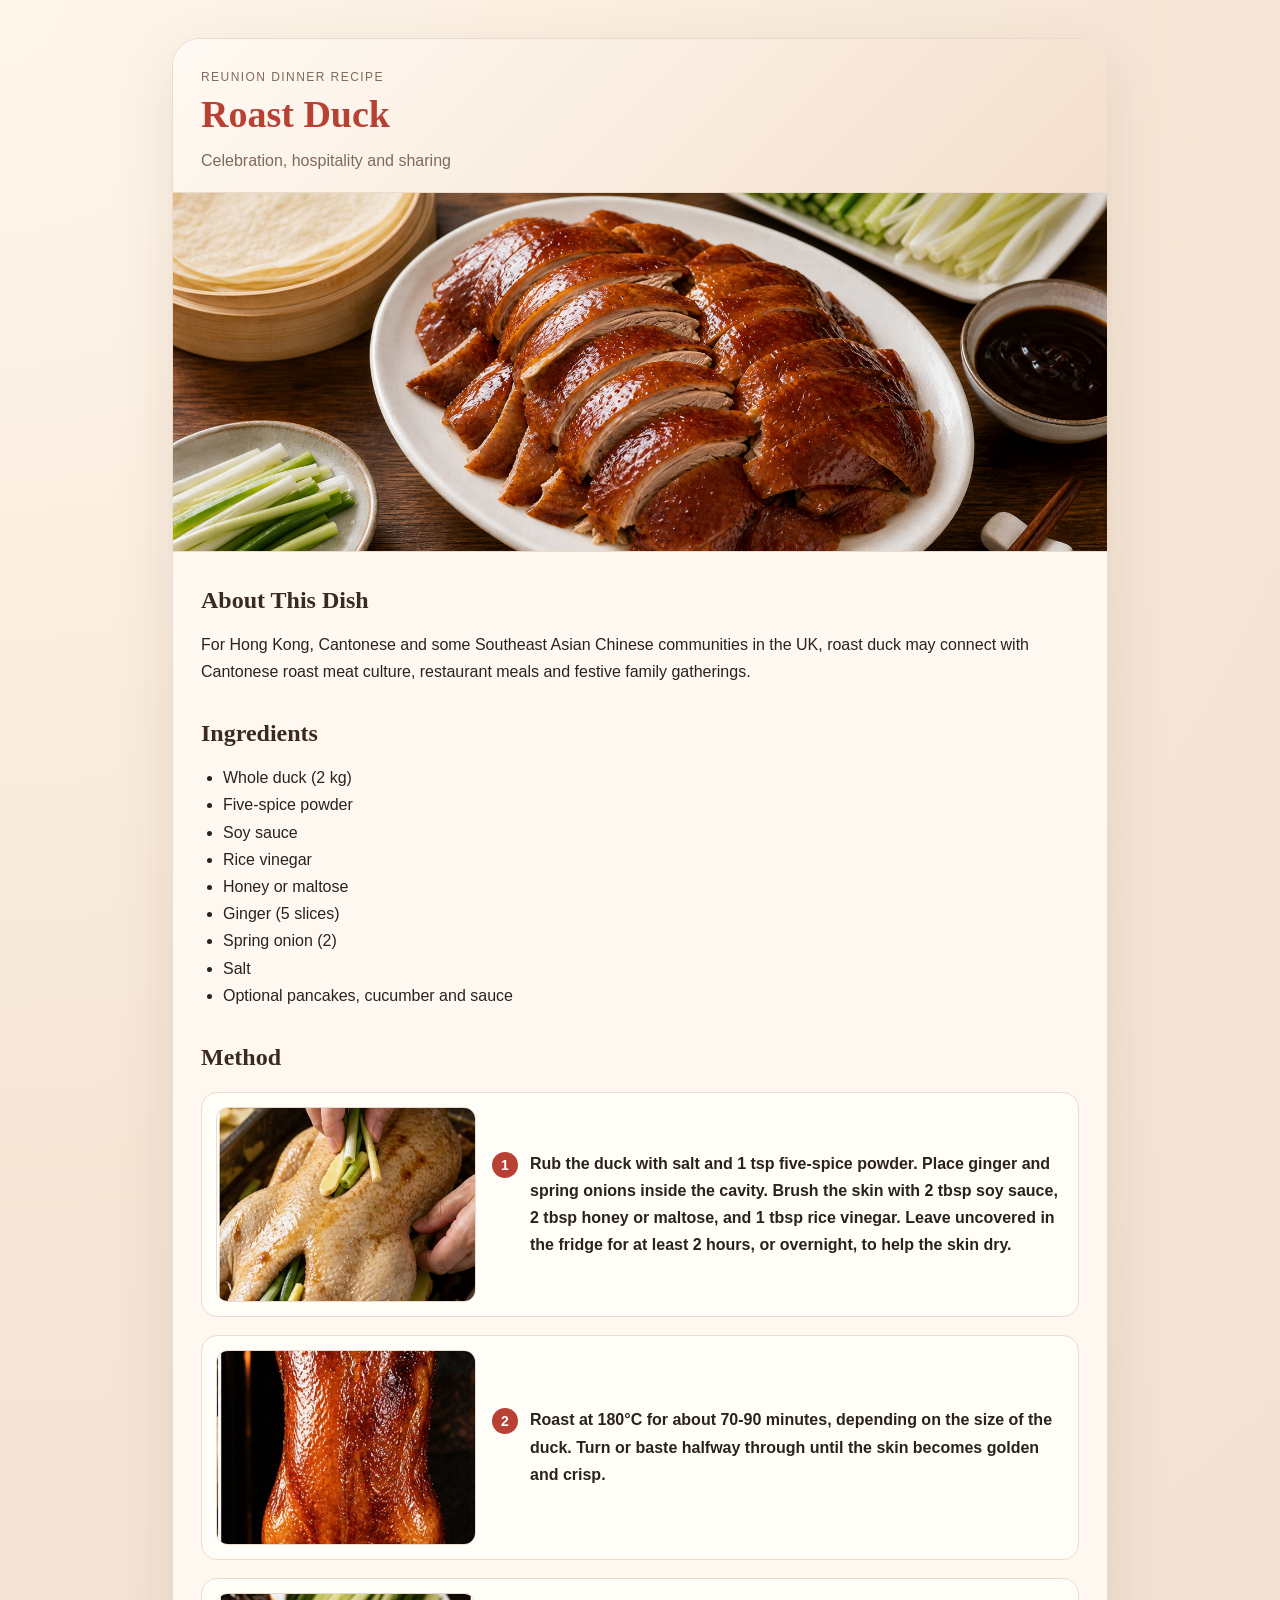
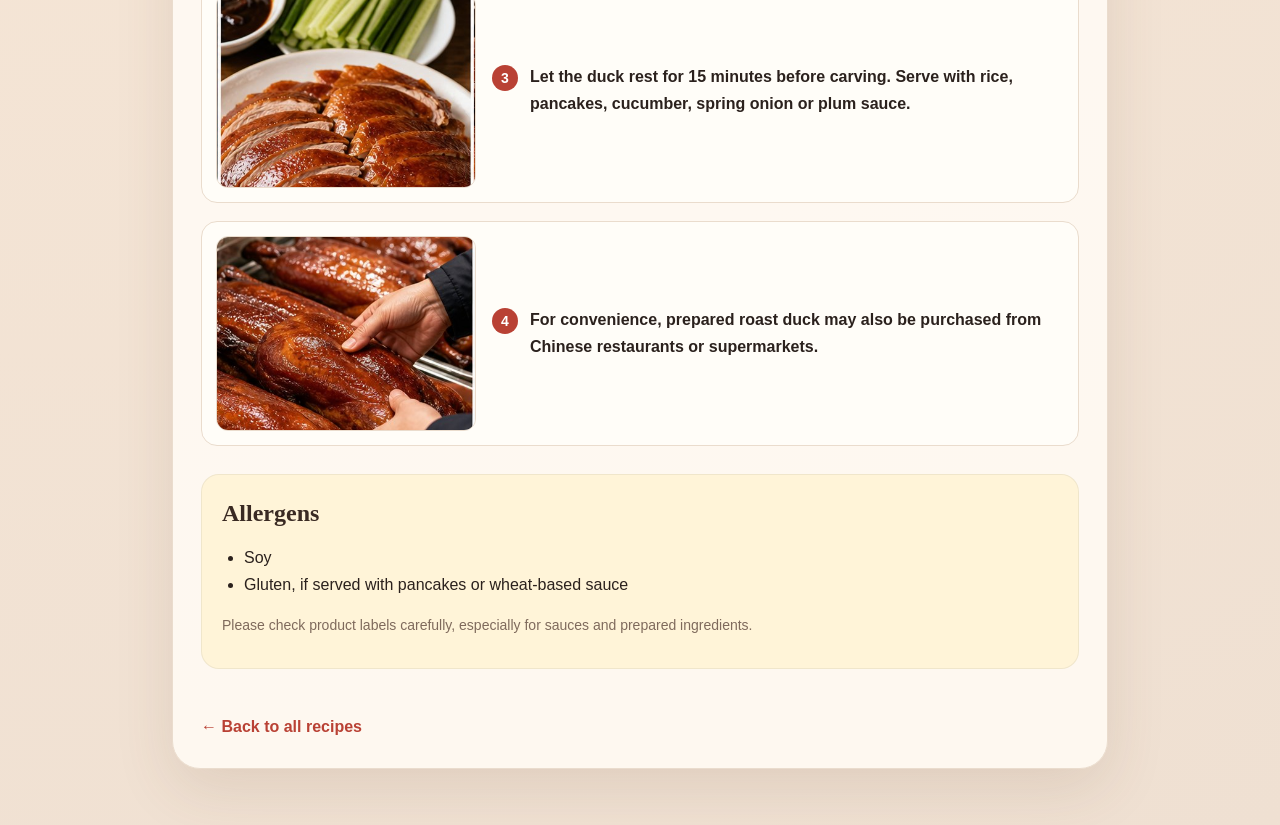
<file: recipes/roast-duck.html>
<!DOCTYPE html>
<html lang="en">
<head>
<meta charset="utf-8">
<meta name="viewport" content="width=device-width, initial-scale=1">
<title>Roast Duck</title>
<link rel="stylesheet" href="../css/recipe-style.css">
</head>
<body>
<main class="page">
  <article class="recipe-card">
    <header class="hero">
      <div class="kicker">Reunion Dinner Recipe</div>
      <h1>Roast Duck</h1>
      <p class="subtitle">Celebration, hospitality and sharing</p>
    </header>

    <img src="../images/roast-duck-hero.png" alt="Roast Duck" class="hero-image">

    <div class="content">
      <section class="section">
        <h2>About This Dish</h2>
        <p>For Hong Kong, Cantonese and some Southeast Asian Chinese communities in the UK, roast duck may connect with Cantonese roast meat culture, restaurant meals and festive family gatherings.</p>
      </section>

      <section class="section">
        <h2>Ingredients</h2>
        <ul>
          <li>Whole duck (2 kg)</li>
<li>Five-spice powder</li>
<li>Soy sauce</li>
<li>Rice vinegar</li>
<li>Honey or maltose</li>
<li>Ginger (5 slices)</li>
<li>Spring onion (2)</li>
<li>Salt</li>
<li>Optional pancakes, cucumber and sauce</li>
        </ul>
      </section>

      <section class="section">
        <h2>Method</h2>
        <ol class="method-list">
          <li class="method-step">
            <img src="../images/method/roast-duck-step-1.jpg" alt="Season the duck and allow the skin to dry before roasting. - step 1 for roast duck" class="method-image">
            <span>Rub the duck with salt and 1 tsp five-spice powder. Place ginger and spring onions inside the cavity. Brush the skin with 2 tbsp soy sauce, 2 tbsp honey or maltose, and 1 tbsp rice vinegar. Leave uncovered in the fridge for at least 2 hours, or overnight, to help the skin dry.</span>
          </li>
          <li class="method-step">
            <img src="../images/method/roast-duck-step-2.jpg" alt="Roast until the skin becomes crisp and the meat is cooked through. - step 2 for roast duck" class="method-image">
            <span>Roast at 180&deg;C for about 70-90 minutes, depending on the size of the duck. Turn or baste halfway through until the skin becomes golden and crisp.</span>
          </li>
          <li class="method-step">
            <img src="../images/method/roast-duck-step-3.jpg" alt="Serve sliced with pancakes, vegetables and sauce, or as a main dish with rice. - step 3 for roast duck" class="method-image">
            <span>Let the duck rest for 15 minutes before carving. Serve with rice, pancakes, cucumber, spring onion or plum sauce.</span>
          </li>
          <li class="method-step">
            <img src="../images/method/roast-duck-step-4.jpg" alt="For convenience, prepared roast duck may also be purchased from Chinese restaurants or supermarkets. - step 4 for roast duck" class="method-image">
            <span>For convenience, prepared roast duck may also be purchased from Chinese restaurants or supermarkets.</span>
          </li>
        </ol>
      </section>

      <section class="info-box allergen">
        <h2>Allergens</h2>
        <ul>
          <li>Soy</li>
<li>Gluten, if served with pancakes or wheat-based sauce</li>
        </ul>
        <p class="note">Please check product labels carefully, especially for sauces and prepared ingredients.</p>
      </section>


      <a href="../index.html" class="back-link">&larr; Back to all recipes</a>
    </div>
  </article>
</main>
</body>
</html>
</file>
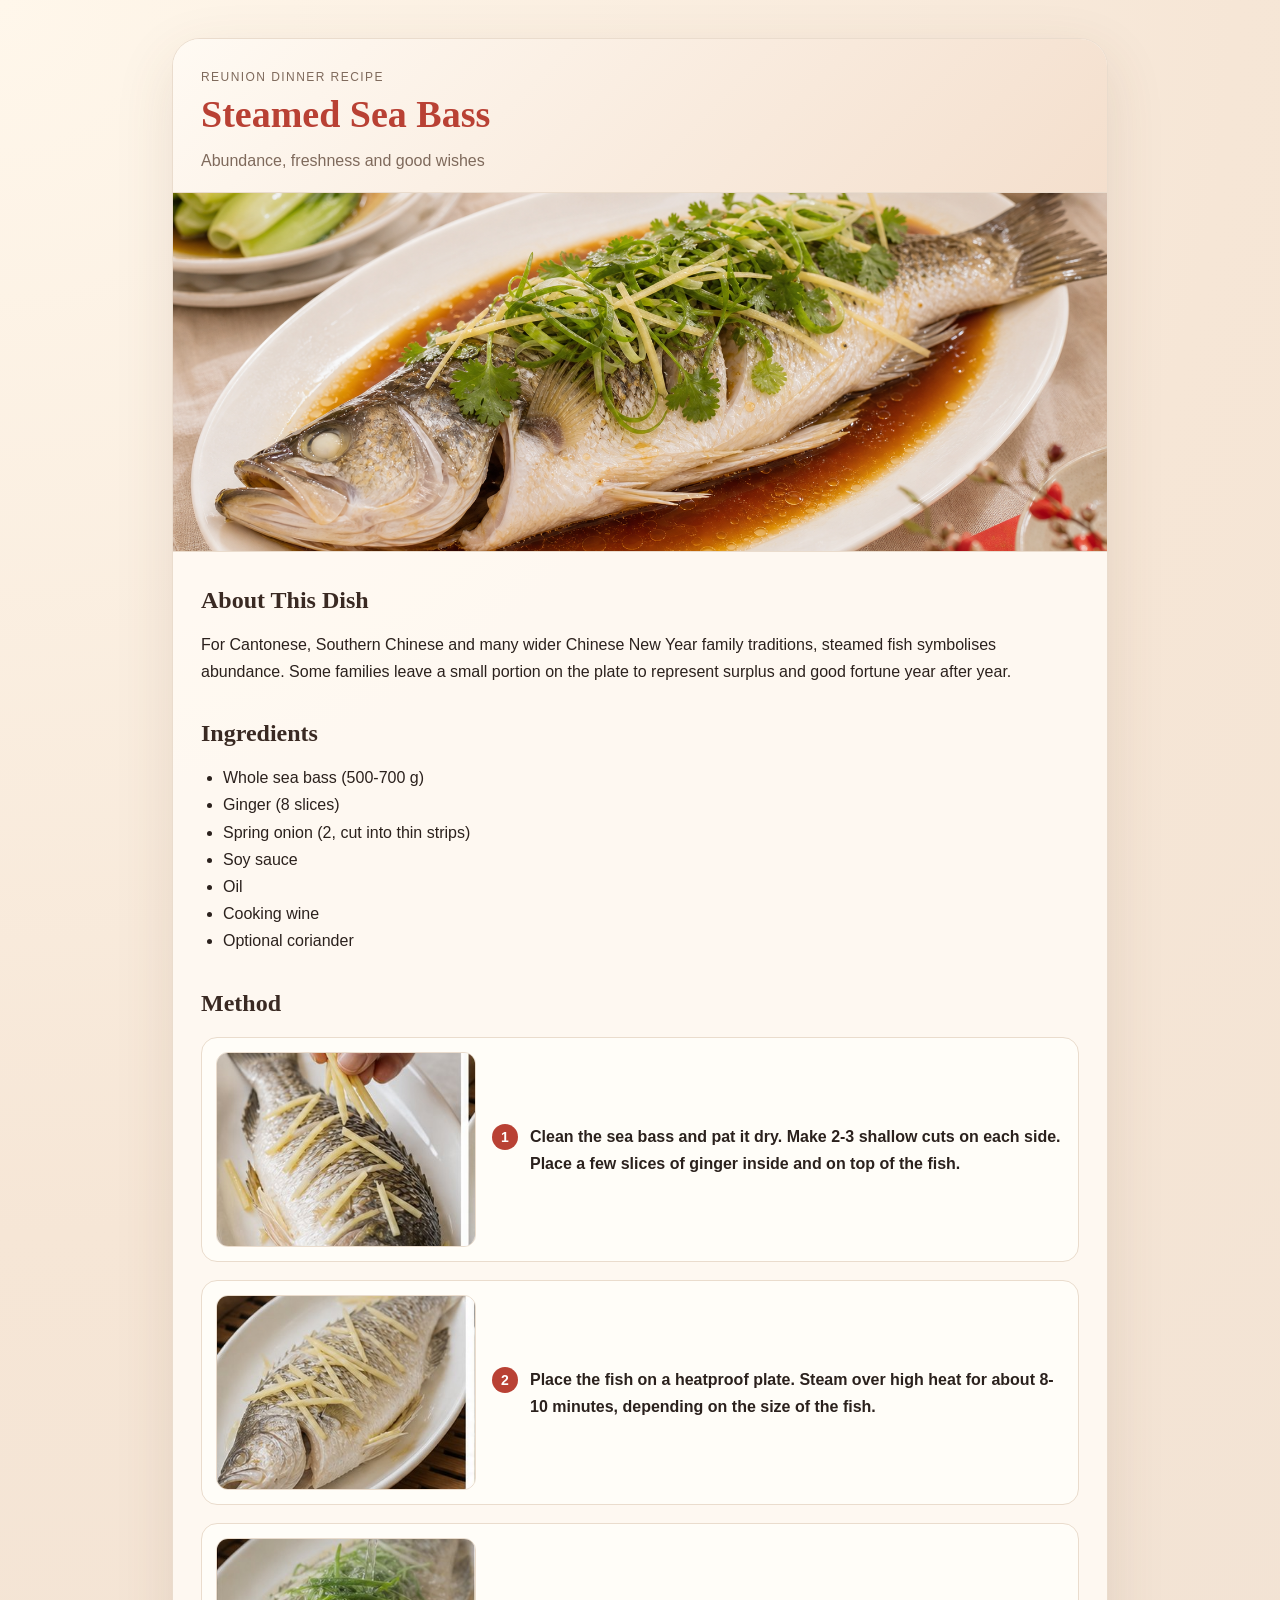
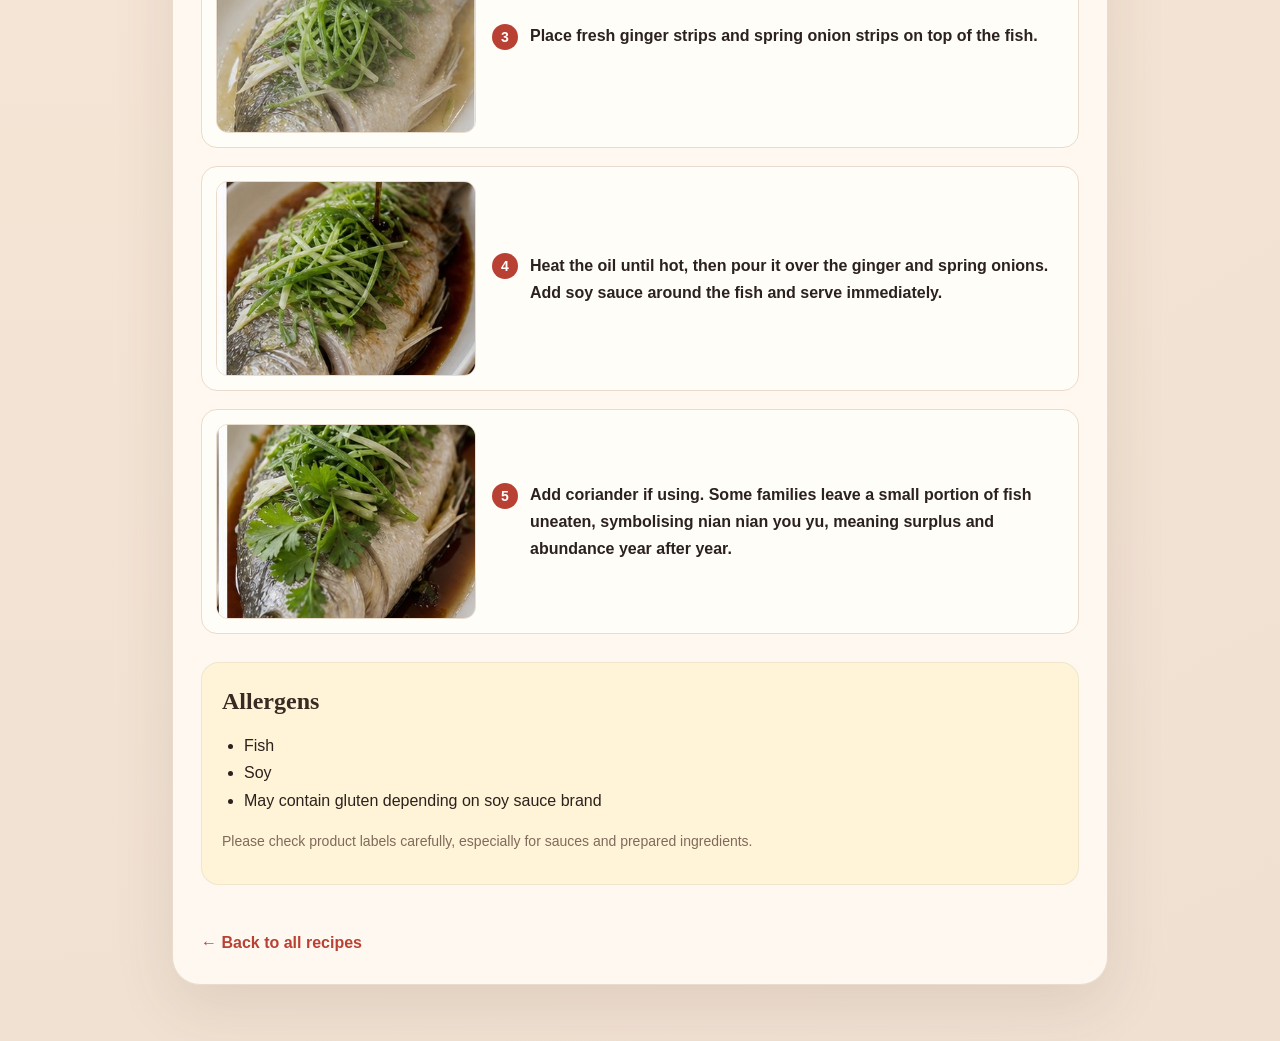
<file: recipes/sea-bass.html>
<!DOCTYPE html>
<html lang="en">
<head>
<meta charset="utf-8">
<meta name="viewport" content="width=device-width, initial-scale=1">
<title>Steamed Sea Bass</title>
<link rel="stylesheet" href="../css/recipe-style.css">
</head>
<body>
<main class="page">
  <article class="recipe-card">
    <header class="hero">
      <div class="kicker">Reunion Dinner Recipe</div>
      <h1>Steamed Sea Bass</h1>
      <p class="subtitle">Abundance, freshness and good wishes</p>
    </header>

    <img src="../images/sea-bass-hero.png" alt="Steamed Sea Bass" class="hero-image">

    <div class="content">
      <section class="section">
        <h2>About This Dish</h2>
        <p>For Cantonese, Southern Chinese and many wider Chinese New Year family traditions, steamed fish symbolises abundance. Some families leave a small portion on the plate to represent surplus and good fortune year after year.</p>
      </section>

      <section class="section">
        <h2>Ingredients</h2>
        <ul>
          <li>Whole sea bass (500-700 g)</li>
<li>Ginger (8 slices)</li>
<li>Spring onion (2, cut into thin strips) </li>
<li>Soy sauce</li>
<li>Oil</li>
<li>Cooking wine</li>
<li>Optional coriander</li>
        </ul>
      </section>

      <section class="section">
        <h2>Method</h2>
        <ol class="method-list">
          <li class="method-step">
            <img src="../images/method/sea-bass-step-1.jpg" alt="Clean the fish and place ginger inside and on top. - step 1 for sea bass" class="method-image">
            <span>Clean the sea bass and pat it dry. Make 2-3 shallow cuts on each side. Place a few slices of ginger inside and on top of the fish.</span>
          </li>
          <li class="method-step">
            <img src="../images/method/sea-bass-step-2.jpg" alt="Steam until just cooked. - step 2 for sea bass" class="method-image">
            <span>Place the fish on a heatproof plate. Steam over high heat for about 8-10 minutes, depending on the size of the fish.</span>
          </li>
          <li class="method-step">
            <img src="../images/method/sea-bass-step-3.jpg" alt="Add spring onion and pour over hot oil. - step 3 for sea bass" class="method-image">
            <span>Place fresh ginger strips and spring onion strips on top of the fish.</span>
          </li>
          <li class="method-step">
            <img src="../images/method/sea-bass-step-4.jpg" alt="Finish with light soy sauce. - step 4 for sea bass" class="method-image">
            <span>Heat the oil until hot, then pour it over the ginger and spring onions. Add soy sauce around the fish and serve immediately.</span>
          </li>
          <li class="method-step">
            <img src="../images/method/sea-bass-step-5.jpg" alt="Serve whole as a symbol of completeness and abundance. - step 5 for sea bass" class="method-image">
            <span>Add coriander if using. Some families leave a small portion of fish uneaten, symbolising nian nian you yu, meaning surplus and abundance year after year.</span>
          </li>
        </ol>
      </section>

      <section class="info-box allergen">
        <h2>Allergens</h2>
        <ul>
          <li>Fish</li>
<li>Soy</li>
<li>May contain gluten depending on soy sauce brand</li>
        </ul>
        <p class="note">Please check product labels carefully, especially for sauces and prepared ingredients.</p>
      </section>


      <a href="../index.html" class="back-link">&larr; Back to all recipes</a>
    </div>
  </article>
</main>
</body>
</html>
</file>
<file: css/recipe-style.css>
:root{
  --paper:#faf6ef;
  --card:#fffaf3;
  --ink:#2b211d;
  --muted:#7f6a5c;
  --red:#b94134;
  --gold:#c79855;
  --line:#eadccd;
  --blue:#eef5ff;
  --cream:#f7efe5;
  --warning:#fff4d8;
}

*{box-sizing:border-box}

body{
  margin:0;
  font-family: Arial, Helvetica, sans-serif;
  background:
    radial-gradient(circle at top left,#fff7eb 0,#f6e6d6 42%,#efe0d2 100%);
  color:var(--ink);
  line-height:1.7;
}

.page{
  max-width:980px;
  margin:0 auto;
  padding:38px 22px 56px;
}

.recipe-card{
  background:rgba(255,250,243,.92);
  border:1px solid var(--line);
  border-radius:28px;
  box-shadow:0 20px 60px rgba(100,63,38,.12);
  overflow:hidden;
}

.hero{
  padding:28px 28px 18px;
  background:linear-gradient(135deg,#fffaf3,#f4dfcd);
}

.kicker{
  text-transform:uppercase;
  letter-spacing:.12em;
  color:var(--muted);
  font-size:12px;
  margin-bottom:6px;
}

h1{
  margin:0;
  font-family: Georgia, 'Times New Roman', serif;
  font-size:38px;
  color:var(--red);
  line-height:1.15;
}

.subtitle{
  color:var(--muted);
  margin:10px 0 0;
}

.hero-image{
  width:100%;
  height:360px;
  object-fit:cover;
  display:block;
  background:#f1dfcc;
  border-top:1px solid var(--line);
  border-bottom:1px solid var(--line);
}

.content{
  padding:28px;
}

.section{
  margin:0 0 28px;
}

h2{
  font-family: Georgia, 'Times New Roman', serif;
  font-size:24px;
  margin:0 0 10px;
  color:#3a2a23;
}

p{margin:0 0 12px}

ul,ol{
  margin-top:8px;
  padding-left:22px;
}

.method-list{
  display:grid;
  gap:18px;
  margin-top:14px;
  padding-left:0;
  list-style:none;
  counter-reset:method-step;
}

.method-step{
  counter-increment:method-step;
  display:grid;
  grid-template-columns:minmax(180px,260px) 1fr;
  gap:16px;
  align-items:center;
  padding:14px;
  border:1px solid var(--line);
  border-radius:16px;
  background:#fffdf8;
}

.method-step span{
  position:relative;
  display:block;
  padding-left:38px;
  font-weight:600;
}

.method-step span::before{
  content:counter(method-step);
  position:absolute;
  left:0;
  top:.12em;
  width:26px;
  height:26px;
  border-radius:50%;
  display:grid;
  place-items:center;
  background:var(--red);
  color:#fff;
  font-size:14px;
  line-height:1;
}

.method-image{
  width:100%;
  aspect-ratio:4/3;
  object-fit:cover;
  display:block;
  border-radius:12px;
  border:1px solid var(--line);
  background:#f1dfcc;
}

.info-box{
  padding:18px 20px;
  border-radius:18px;
  margin:22px 0;
  border:1px solid rgba(0,0,0,.06);
}

.allergen{background:var(--warning)}

.note{
  font-size:14px;
  color:var(--muted);
}

.back-link{
  display:inline-block;
  margin-top:22px;
  color:var(--red);
  text-decoration:none;
  font-weight:700;
}

.grid{
  display:grid;
  grid-template-columns:repeat(auto-fit,minmax(220px,1fr));
  gap:18px;
}

.recipe-link{
  display:block;
  padding:18px;
  border-radius:18px;
  background:#fffaf3;
  border:1px solid var(--line);
  color:var(--ink);
  text-decoration:none;
  box-shadow:0 10px 30px rgba(100,63,38,.08);
}

.recipe-link b{
  color:var(--red);
}

@media(max-width:650px){
  .page{padding:22px 14px 40px}
  h1{font-size:30px}
  .hero-image{height:250px}
  .content,.hero{padding:22px}
  .method-step{
    grid-template-columns:1fr;
    gap:12px;
  }
}
</file>
